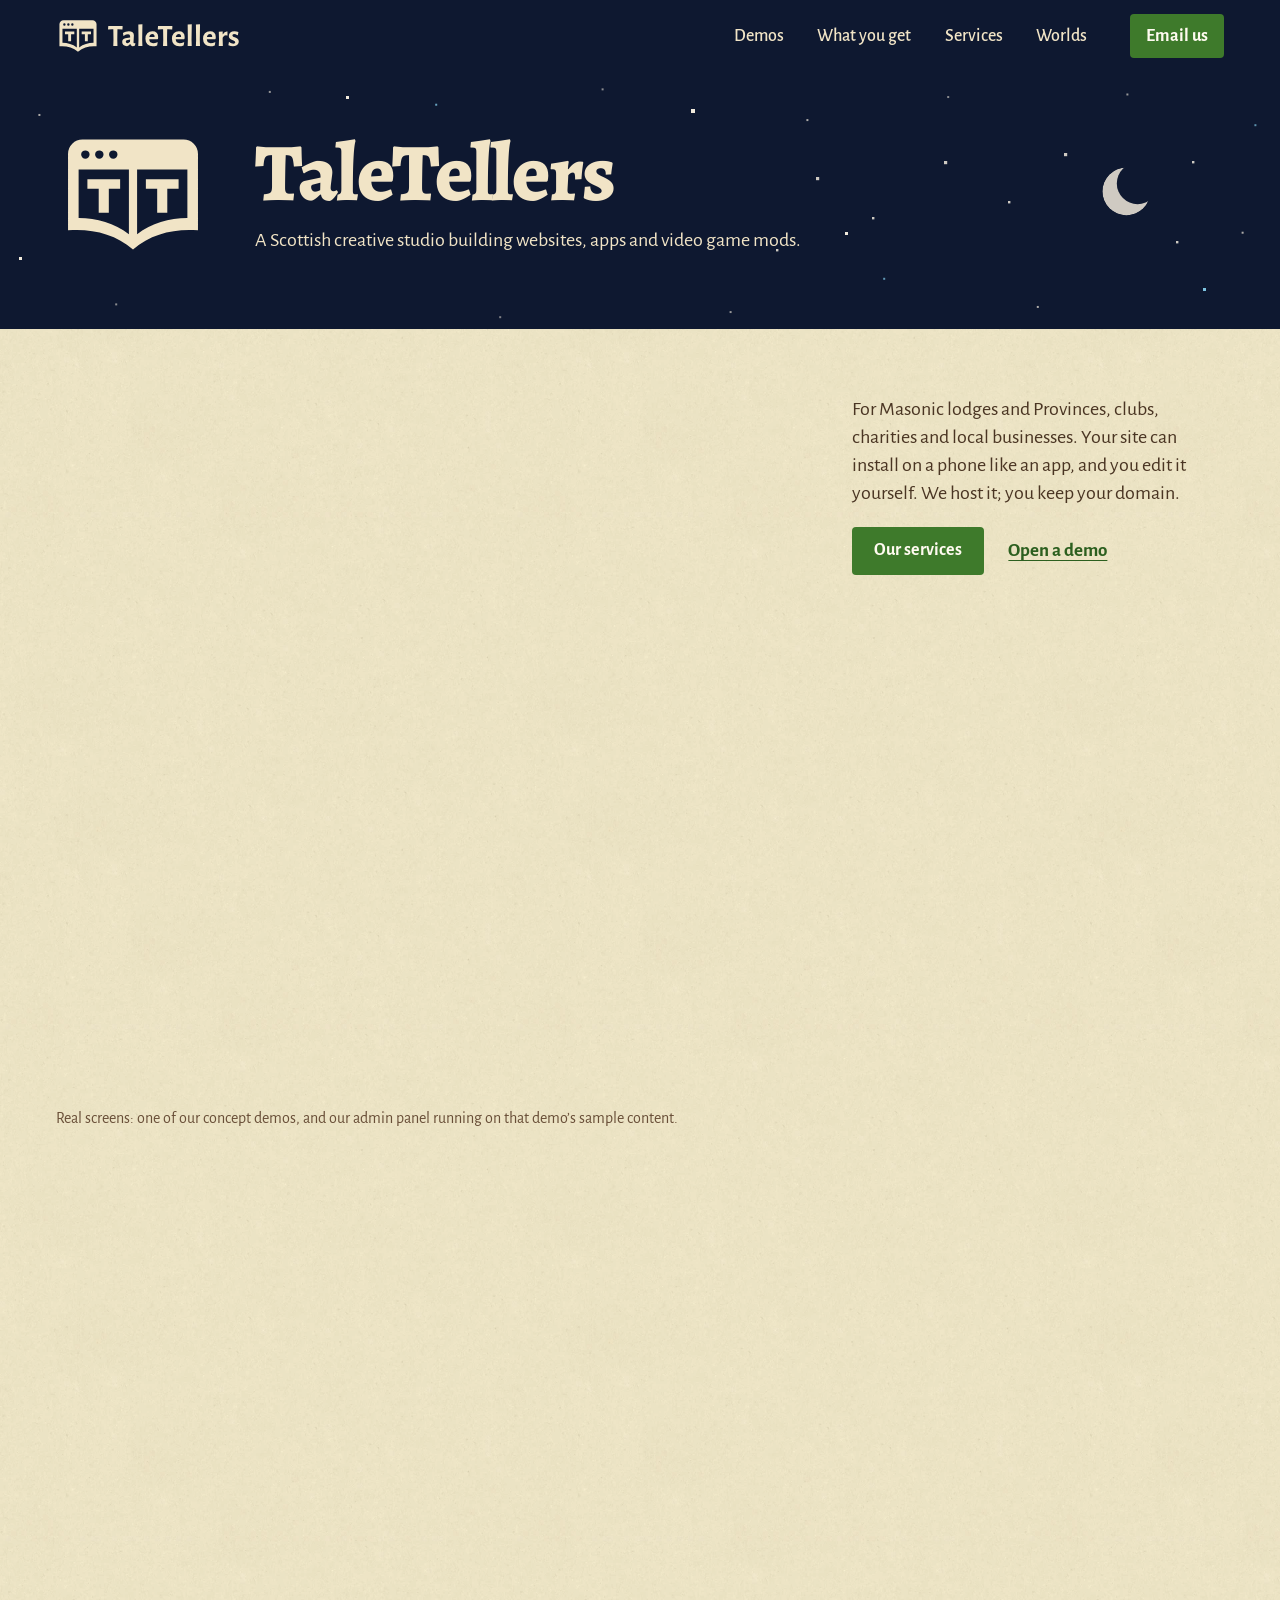
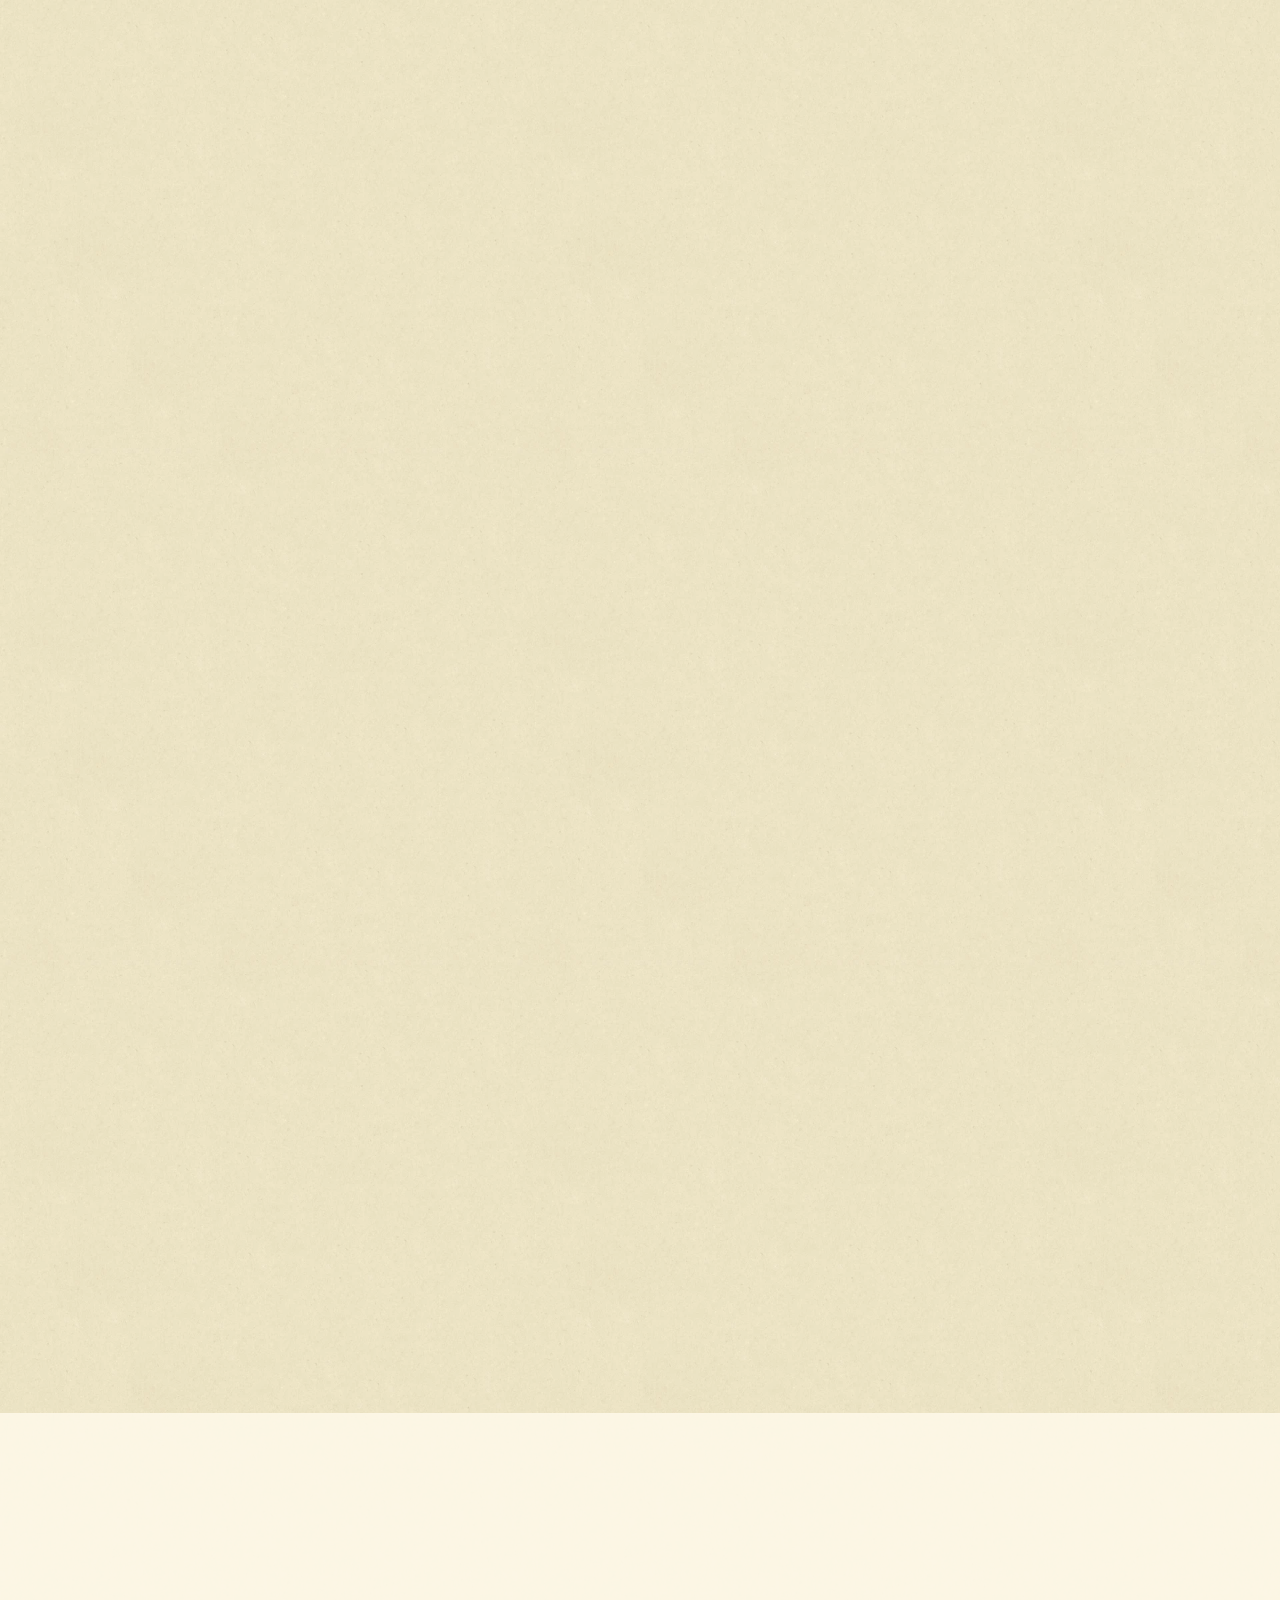
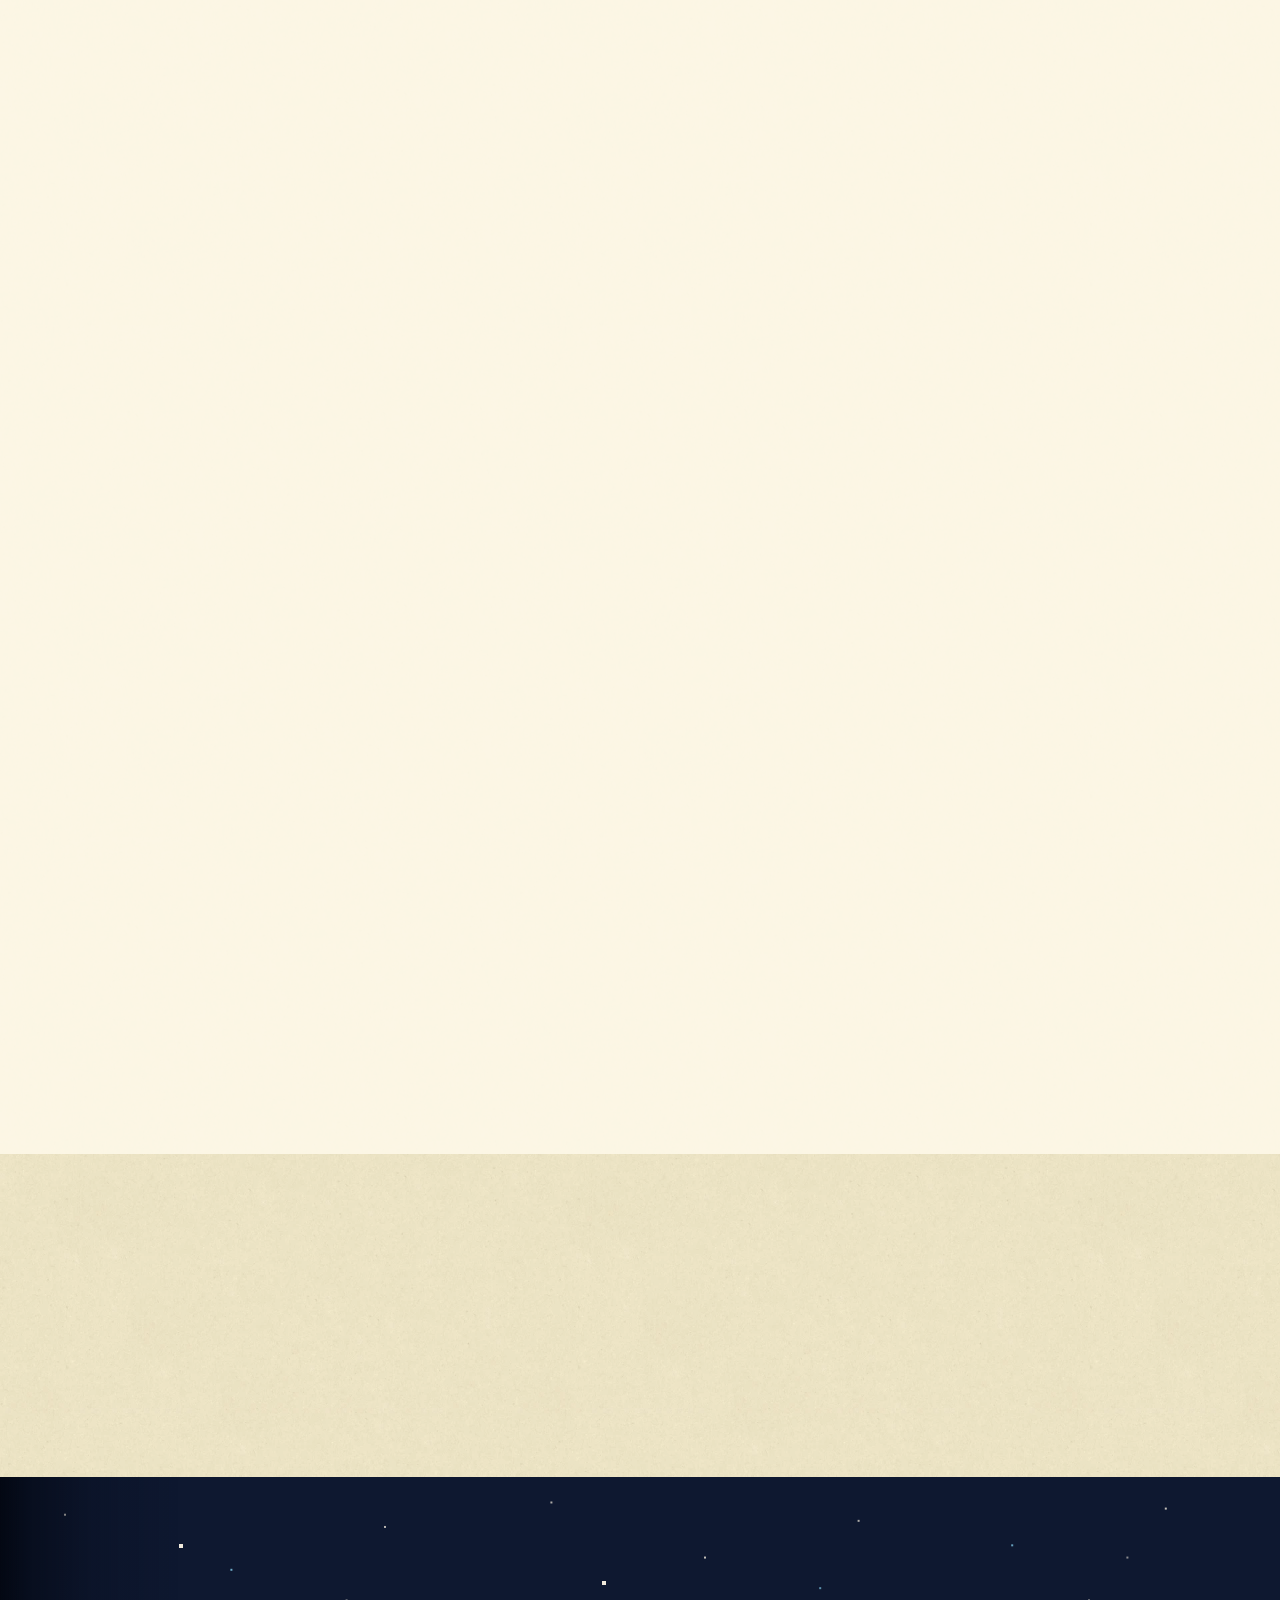
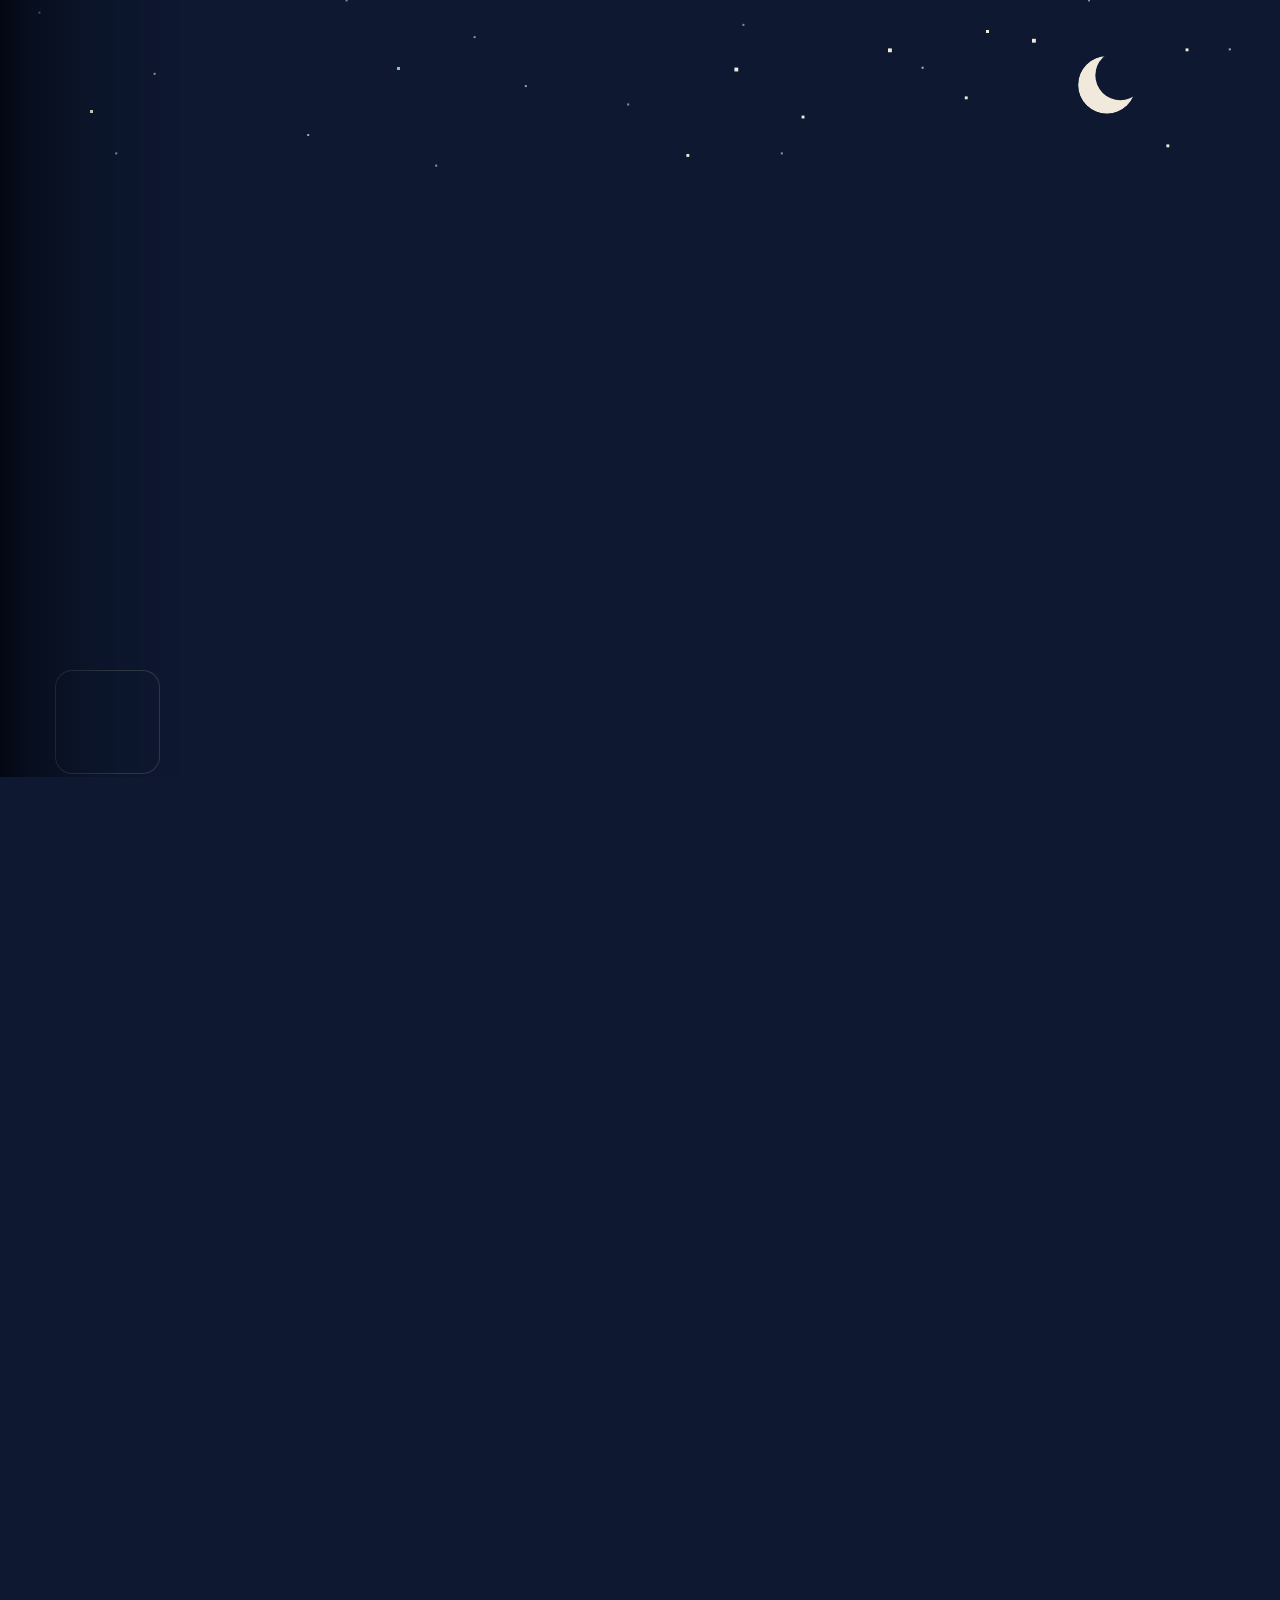
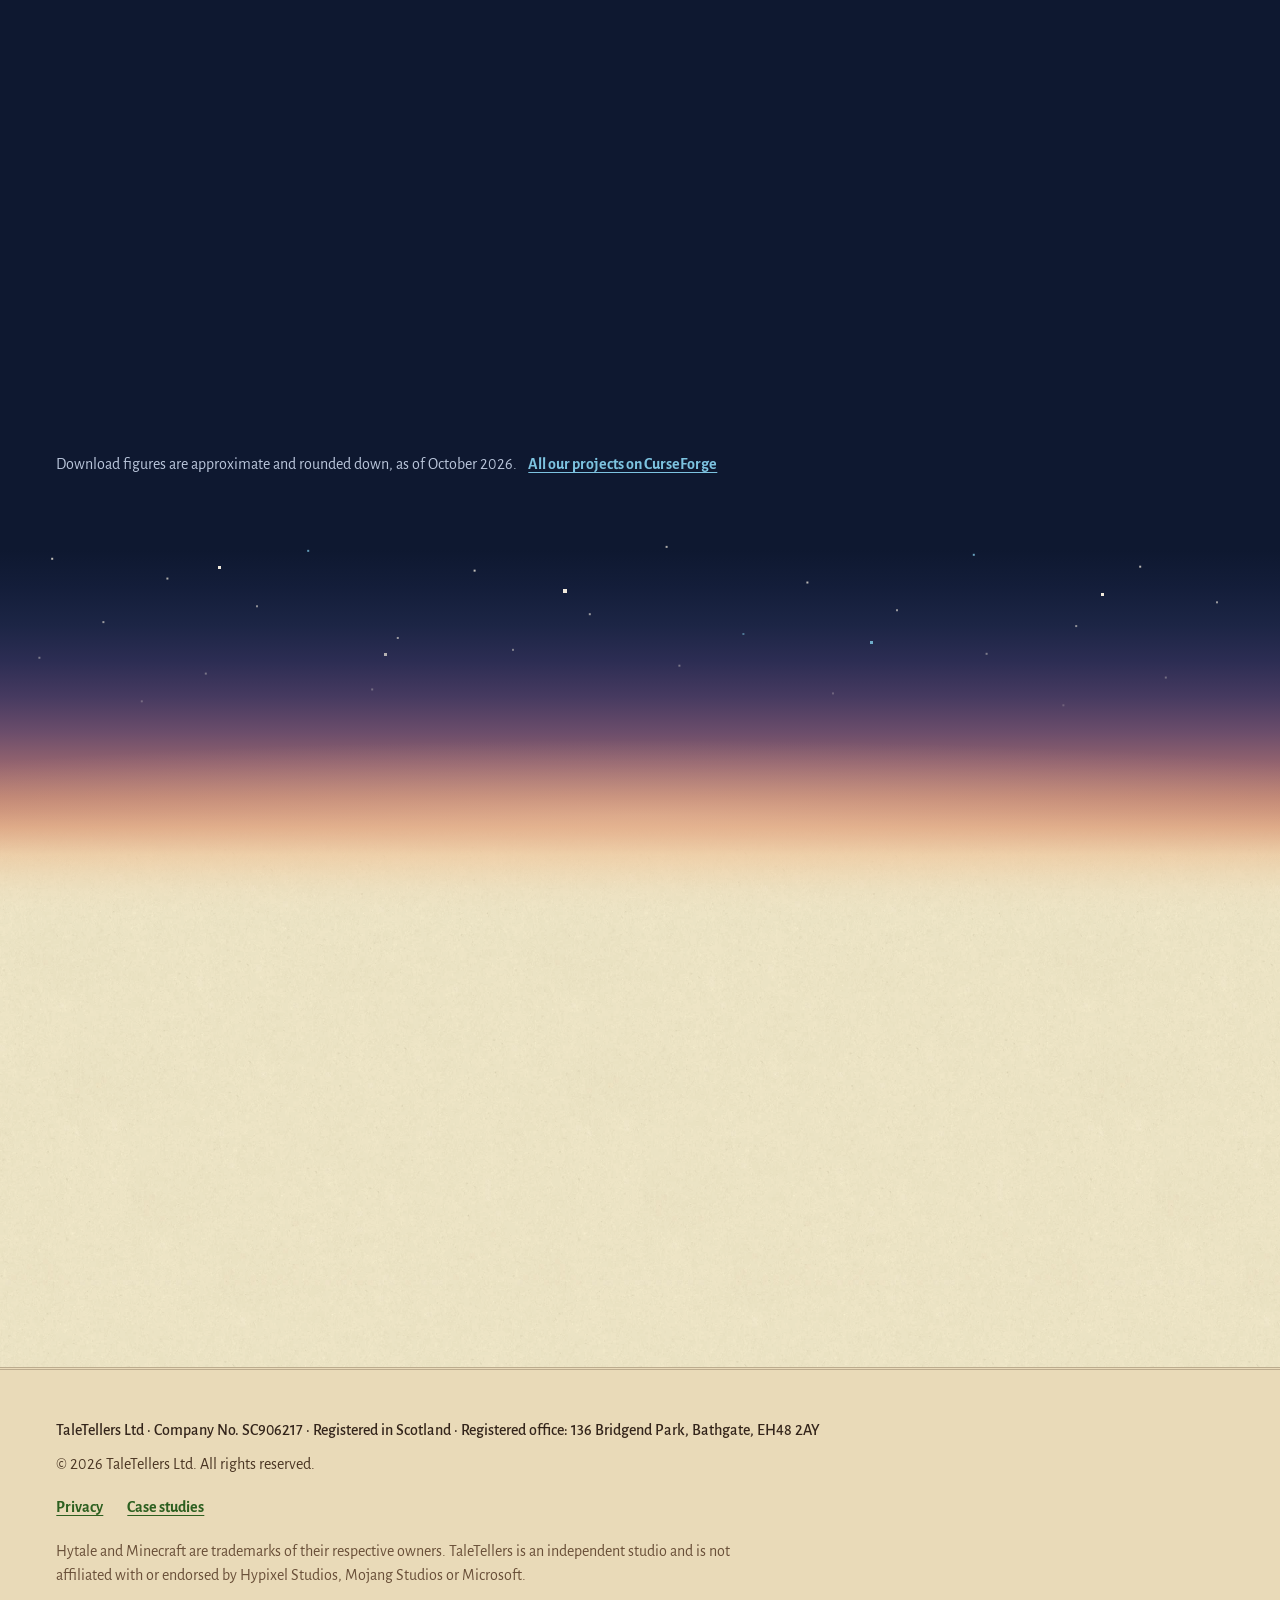
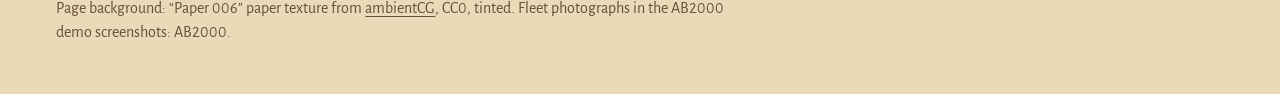
<file: index.html>
<!doctype html>
<html lang="en-GB">
<head>
  <meta charset="utf-8">
  <meta http-equiv="Content-Security-Policy" content="default-src 'none'; style-src 'self'; img-src 'self' data:; font-src 'self'; script-src 'self'; base-uri 'none'; form-action 'none'">
  <meta name="referrer" content="no-referrer">
  <meta name="viewport" content="width=device-width, initial-scale=1">
  <title>TaleTellers - a website, an app and an admin panel</title>
  <meta name="description" content="TaleTellers builds websites for Masonic lodges and Provinces, clubs, charities and local businesses, with an installable app, an admin panel and hosting on your own domain. We also make Hytale and Minecraft mods.">
  <link rel="canonical" href="https://taletellers.co.uk/">
  <meta name="theme-color" content="#f1e4c6">
  <link rel="icon" href="favicon.svg?v=5" type="image/svg+xml">
  <link rel="apple-touch-icon" href="apple-touch-icon.png?v=1">
  <link rel="preload" href="fonts/alegreya-latin-wght-normal.woff2" as="font" type="font/woff2" crossorigin>
  <link rel="preload" href="fonts/alegreya-sans-latin-400-normal.woff2" as="font" type="font/woff2" crossorigin>
  <link rel="stylesheet" href="styles.css?v=19">
  <script src="site.js?v=9"></script>
  <script src="effects.js?v=5" defer></script>

  <meta property="og:type" content="website">
  <meta property="og:site_name" content="TaleTellers">
  <meta property="og:title" content="TaleTellers - a website, an app and an admin panel">
  <meta property="og:description" content="Websites for lodges, clubs, charities and local businesses, with an installable app and an admin panel. Plus mods for Hytale and Minecraft.">
  <meta property="og:url" content="https://taletellers.co.uk/">
  <meta property="og:locale" content="en_GB">
  <meta property="og:image" content="https://taletellers.co.uk/images/og-card.png?v=1">
  <meta property="og:image:width" content="1200">
  <meta property="og:image:height" content="630">
  <meta property="og:image:alt" content="The TaleTellers logo: a blue open book with two Ts, and the line: A Scottish creative studio building websites, apps and video game mods.">
  <meta name="twitter:card" content="summary_large_image">
</head>
<body>
  <a class="skip-link" href="#main">Skip to content</a>

  <header class="site-header site-header-night">
    <div class="wrap">
      <!-- LOGO: day logo A1 "Double T" (John, 17 Nov 2026). Blue images/logo-day-lockup.svg on paper, the cream
           images/logo-day-lockup-cream.svg on a night header. The night pixel book (images/logo-mark.svg, v4) belongs to
           the dark cover and Chapter II. -->
      <a class="brand" href="index.html" aria-label="TaleTellers, home">
        <img class="brand-lockup" src="images/logo-day-lockup-cream.svg?v=1" width="185" height="44" alt="">
      </a>
      <nav class="site-nav" aria-label="Main">
        <ul>
          <li><a href="#work">Demos</a></li>
          <li><a href="#parts">What you get</a></li>
          <li><a href="#pricing">Services</a></li>
          <li><a href="#worlds">Worlds</a></li>
        </ul>
      </nav>
      <a class="btn btn-small header-cta" href="mailto:john@taletellers.co.uk">Email us</a>
    </div>
  </header>

  <main id="main">
    <!-- ============ THE COVER: who we are ============ -->
    <section class="cover" aria-labelledby="site-title" data-live>
      <!-- EFFECTS: three sky layers (data-drift = pixels at full lean) that follow the pointer or a phone's tilt, and a few stars that twinkle. Decoration only. -->
      <div class="stars" aria-hidden="true">
        <i class="stars-far" data-drift="12"></i>
        <span class="stars-near" data-drift="24"><i class="tw"></i><i class="tw"></i><i class="tw"></i><i class="tw"></i><i class="tw"></i></span>
      </div>
      <div class="wrap cover-inner">
        <!-- OLD SITE SKY: moon and stars reused from the live site at John's request -->
        <svg class="cover-sky" data-drift="40" viewBox="0 0 600 180" aria-hidden="true" focusable="false">
          <defs>
            <mask id="m-moon-cover">
              <circle cx="478" cy="78" r="30" fill="#fff"/>
              <circle cx="492" cy="68" r="26" fill="#000"/>
            </mask>
          </defs>
          <circle cx="478" cy="78" r="30" fill="#f1eadc" mask="url(#m-moon-cover)"/>
          <g fill="#f1eadc">
            <rect x="90" y="60" width="4" height="4"/>
            <rect x="160" y="110" width="3" height="3"/>
            <rect x="250" y="40" width="4" height="4"/>
            <rect x="330" y="90" width="3" height="3"/>
            <rect x="400" y="30" width="4" height="4"/>
            <rect x="540" y="140" width="3" height="3"/>
            <rect x="40" y="150" width="3" height="3"/>
            <rect x="560" y="40" width="3" height="3"/>
          </g>
        </svg>
        <!-- Day logo A1 in cream: the same mark as the header, so the first screen shows one brand. The night pixel
             book (v4) and its glinting stars moved to the top of Chapter II. -->
        <span class="cover-mark">
          <img class="cover-logo" src="images/logo-day-mark-cream.svg?v=1" width="160" height="160" alt="">
        </span>
        <div class="cover-text">
          <h1 id="site-title">TaleTellers</h1>
          <p class="cover-line">A Scottish creative studio building websites, apps and video game mods.</p>
        </div>
        <!-- Shown by effects.js only when something on the page moves by itself (WCAG 2.2.2). -->
        <button class="motion-toggle" type="button" hidden>Pause motion</button>
      </div>
    </section>

    <!-- ============ CHAPTER I: WEBSITES ============ -->
    <section class="hero" aria-labelledby="hero-title">
      <div class="wrap hero-head">
        <div class="hero-title">
          <p class="chapter-mark"><span>Chapter I</span> Websites</p>
          <h2 id="hero-title"><span class="line"><span>A website, an app</span></span> <span class="line"><span>and an admin panel.</span></span></h2>
        </div>
        <div class="hero-side">
          <p class="standfirst">For Masonic lodges and Provinces, clubs, charities and local businesses. Your site can install on a phone like an app, and you edit it yourself. We host it; you keep your domain.</p>
          <p class="actions">
            <a class="btn" href="#pricing">Our services</a>
            <a class="text-link" href="#work">Open a demo</a>
          </p>
        </div>
      </div>

      <div class="wrap">
        <div class="stage">
          <figure class="screen screen-desk">
            <figcaption>The website</figcaption>
            <div class="frame">
              <div class="frame-bar"><span class="bar-long">Provincial Grand Lodge of Linlithgowshire, concept demo</span><span class="bar-short">PGL Linlithgowshire, concept demo</span></div>
              <img src="images/pgl-desktop.webp?v=2" width="1440" height="900" fetchpriority="high" alt="A Province's website: a green header, a yellow notices bar and this week's lodge meetings in the Province.">
            </div>
          </figure>
          <figure class="screen screen-phone">
            <figcaption>The app</figcaption>
            <!-- PHONE LOOP, the same one the "app, with notifications" plate plays further down (one set of CSS:
                 styles.css, "The phone loop"), cut to this frame. Without motion it is one still frame. -->
            <div class="frame frame-phone phone-loop" data-live>
              <img class="loop-home" src="images/pgl-phone.webp" width="520" height="1125" alt="A Province’s site on a phone. A reminder arrives for tonight’s meeting; one tap opens the lodge’s next meetings.">
              <img class="loop-meeting" src="images/pgl-app-meeting.webp" width="375" height="812" fetchpriority="low" decoding="async" alt="">
              <div class="loop-note" aria-hidden="true">
                <p class="loop-from"><img src="images/pgl-crest.webp" width="72" height="72" fetchpriority="low" decoding="async" alt=""> <span>Provincial Grand Lodge of Linlithgowshire</span> <span>now</span></p>
                <p class="loop-title">Tonight, 7.30pm</p>
                <p class="loop-text">Entered Apprentice degree, St John Crofthead No. 374, Fauldhouse</p>
              </div>
              <i class="loop-tap"></i>
            </div>
          </figure>
          <figure class="screen screen-admin">
            <figcaption>The admin panel</figcaption>
            <div class="frame frame-phone">
              <img src="images/admin-home.webp?v=2" width="520" height="880" alt="The admin panel for the Provincial Grand Lodge of Linlithgowshire demo, signed in as John Willis, listing Notices, Meetings, Pages, Photos and People.">
            </div>
          </figure>
        </div>
        <p class="stage-note">Real screens: one of our concept demos, and our admin panel running on that demo’s sample content.</p>
      </div>
    </section>

    <section class="work" id="work" aria-labelledby="work-title">
      <div class="wrap axis">
        <h2 id="work-title" data-reveal>Demos you can open on your phone</h2>
        <div class="axis-body" data-reveal="1">
          <p class="lead dropcap">These are concept demos: complete, working sites we built to show a Masonic Province and a Scottish plant hire firm what they could have.</p>
          <p>Each is labelled as a demo on every page, so nobody takes it for the official site. Open one on your phone and try it.</p>
        </div>
      </div>

      <div class="wrap">
        <ol class="cases">
          <li class="case">
            <figure class="case-media" data-reveal>
              <img class="shot-desktop" src="images/pgl-desktop.webp?v=2" width="1440" height="900" loading="lazy" alt="Desktop view of the Provincial Grand Lodge of Linlithgowshire concept demo: green header, a yellow notices bar and This week in the Province, the lodge meetings for the next seven days.">
              <img class="shot-phone" src="images/pgl-phone.webp" width="520" height="1125" loading="lazy" alt="The same demo on a phone, listing this week's lodge meetings across the Province.">
            </figure>
            <div class="case-body" data-reveal="1">
              <h3>Provincial Grand Lodge of Linlithgowshire</h3>
              <p class="case-kind">Concept demo</p>
              <p>A whole Province on one site: every lodge’s meetings in a single diary, the Province’s notices at the top, and a plain way in for anyone thinking of joining.</p>
              <h4>What we built</h4>
              <ul class="built">
                <li>“This week in the Province”: every lodge’s meetings and special events in one calendar</li>
                <li>Notices such as the Travelling Trowel and the 200 Club, first thing on the home page</li>
                <li>Pages for the lodges, news, the archive and contact, plus “Thinking of joining?”</li>
              </ul>
              <p><a class="demo-link" href="https://thescar4295.github.io/pgl-linlithgowshire-demo/">View the concept demo<span class="visually-hidden">: Provincial Grand Lodge of Linlithgowshire</span></a></p>
            </div>
          </li>

          <li class="case">
            <figure class="case-media" data-reveal>
              <img class="shot-desktop" src="images/ab2000-desktop.webp" width="1440" height="900" loading="lazy" alt="Desktop view of the AB2000 concept demo: photographs of two tracked excavators, a road sweeper and a third excavator in the yard, above the headline Operated and self drive plant hire, with Call and Hire enquiry buttons.">
              <img class="shot-phone" src="images/ab2000-phone.webp" width="520" height="1125" loading="lazy" alt="The same demo on a phone: the two excavators, the headline, and the Call and Hire enquiry buttons.">
            </figure>
            <div class="case-body" data-reveal="1">
              <h3>AB2000</h3>
              <p class="case-kind">Concept demo</p>
              <p>A Scottish plant hire firm’s site, built around its hire desk. The phone number stays in the header, and any machine in the fleet list can go straight into a hire enquiry.</p>
              <h4>What we built</h4>
              <ul class="built">
                <li>“The fleet at a glance”: excavators, dozers, dumpers, rollers, attachments and sweepers, each with an “Add” button that puts it in your enquiry</li>
                <li>A quick hire enquiry: what you need, operated or self-drive, where and when</li>
                <li>Pages for plant, sweeper, transport and vacuum excavator hire, plus news, case studies, vacancies and used plant for sale</li>
              </ul>
              <p><a class="demo-link" href="https://thescar4295.github.io/ab2000-demo/">View the concept demo<span class="visually-hidden">: AB2000</span></a></p>
            </div>
          </li>
        </ol>

        <div class="case-small case-soon" data-reveal>
          <div>
            <h3>Coming soon</h3>
            <p>Another concept demo is on its way. It will appear here once its owner is happy for it to be shown.</p>
          </div>
        </div>

        <p class="more-work" data-reveal><a class="btn btn-outline" href="work.html">Read the case studies</a></p>
      </div>
    </section>

    <section class="parts" id="parts" aria-labelledby="parts-title">
      <div class="wrap axis">
        <h2 id="parts-title" data-reveal>Four parts, one platform</h2>
        <div class="axis-body" data-reveal="1">
          <p class="lead">Not a brochure you have to phone someone to change. A working set-up your members and customers can carry in their pocket.</p>
        </div>
      </div>

      <div class="wrap">
        <ul class="plates">
          <li class="plate plate-site" data-reveal>
            <figure class="plate-figure">
              <div class="frame">
                <div class="frame-bar"><span class="bar-long">Provincial Grand Lodge of Linlithgowshire, concept demo</span><span class="bar-short">PGL Linlithgowshire, concept demo</span></div>
                <img src="images/pgl-desktop.webp?v=2" width="1440" height="900" loading="lazy" alt="A Province website: notices and a calendar of the week's lodge meetings.">
              </div>
            </figure>
            <h3>The website</h3>
            <p>Built mobile-first from your own words and photos, with a privacy page included. Every site goes through automated checks for accessibility, broken links and speed before we hand it over.</p>
          </li>

          <li class="plate plate-app" data-reveal="1">
            <figure class="plate-figure">
              <!-- PHONE LOOP: real screens of the PGL concept demo; the reminder card is HTML. Without motion it is one still frame. -->
              <div class="frame frame-phone plate-a phone-loop" data-live>
                <img class="loop-home" src="images/pgl-phone.webp" width="520" height="1125" loading="lazy" alt="A Province’s site on a phone. A reminder arrives for tonight’s meeting; one tap opens the lodge’s next meetings.">
                <img class="loop-meeting" src="images/pgl-app-meeting.webp" width="375" height="812" loading="lazy" alt="">
                <div class="loop-note" aria-hidden="true">
                  <p class="loop-from"><img src="images/pgl-crest.webp" width="72" height="72" loading="lazy" alt=""> <span>Provincial Grand Lodge of Linlithgowshire</span> <span>now</span></p>
                  <p class="loop-title">Tonight, 7.30pm</p>
                  <p class="loop-text">Entered Apprentice degree, St John Crofthead No. 374, Fauldhouse</p>
                </div>
                <i class="loop-tap"></i>
              </div>
              <div class="frame plate-b">
                <img src="images/admin-reminder-confirm.webp" width="560" height="431" loading="lazy" alt="The admin panel asking: This will send a message to 45 phones. Send it?">
              </div>
            </figure>
            <h3>The app, with notifications</h3>
            <p>People add the site to their phone’s home screen. Then a lodge can remind its members of the next meeting with one tap. The app comes with every site.</p>
          </li>

          <li class="plate plate-admin" data-reveal>
            <figure class="plate-figure">
              <div class="frame frame-phone plate-a">
                <img src="images/admin-photos.webp?v=2" width="560" height="1093" loading="lazy" alt="The admin panel's Photos screen: the Forth Bridge on the home page, Hopetoun House on the about page and an old county map on the history page, each ready to change.">
              </div>
              <div class="frame frame-phone plate-b">
                <img src="images/admin-home.webp?v=2" width="520" height="880" loading="lazy" alt="The admin panel home screen, with sections for Notices, Meetings, Pages, Photos and People.">
              </div>
            </figure>
            <h3>The admin panel, with history</h3>
            <p>Sign in and change your text, notices and photos yourself. Every change is kept in a history, so anything can be put back.</p>
          </li>

          <li class="plate plate-host" data-reveal="1">
            <figure class="plate-figure">
              <div class="frame">
                <div class="frame-bar">www.your-own-domain.co.uk</div>
                <img src="images/ab2000-desktop.webp" width="1440" height="900" loading="lazy" alt="A plant hire firm’s website shown under an address bar reading www.your-own-domain.co.uk.">
              </div>
            </figure>
            <h3>Hosting, on your own domain</h3>
            <p>We host your site on Cloudflare Pages: fast, secure and on a global network. The address people type stays the one you own.</p>
          </li>
        </ul>
      </div>
    </section>

    <!-- SERVICES: no price list on the site (John, 16 Nov 2026). The id stays "pricing" so older links still land here. -->
    <section class="pricing" id="pricing" aria-labelledby="pricing-title">
      <div class="wrap axis">
        <h2 id="pricing-title" data-reveal>Services</h2>
        <div class="axis-body" data-reveal="1">
          <p class="lead"><strong>We create websites for large businesses, small businesses and organisations.</strong></p>
          <p>If you’d like more information, please get in touch.</p>
          <p class="actions"><a class="btn" href="#contact">Get in touch</a></p>
        </div>
      </div>
    </section>

    <!-- ============ CHAPTER II: WORLDS ============ -->
    <!-- THE PAGE TURN: where scroll timelines exist and motion is allowed, this page pins and is turned like a leaf of
         a book: its bottom outer corner lifts, the fold travels across, and the night sky and the start of Chapter II
         lie under it (styles.css, "The page turn"; docs/PAGE_TURN_REFERENCES.md). .turn-clip hides the lifted part of
         the page, .turn-flat holds the page still inside it, .turn-flap is the back of the page folded over, and
         .turn-cast is the shadow on what lies beneath. Everywhere else it is the plain page it always was.
         .turn-flap is a span on purpose: as an <i> it made the browser fetch the italic font at load. -->
    <div class="chapter-turn" id="chapter-two">
      <div class="chapter-stage">
        <div class="stars turn-sky" aria-hidden="true" data-live>
          <i class="stars-far"></i>
          <i class="shooting"></i>
          <span class="stars-near"><i class="tw"></i><i class="tw"></i><i class="tw"></i><i class="tw"></i><i class="tw"></i></span>
          <!-- OLD SITE SKY again: the same moon and stars as the top of Chapter II, shown here instead while the page turns -->
          <svg class="sky turn-moon" viewBox="0 0 600 180" aria-hidden="true" focusable="false">
            <defs>
              <mask id="m-moon-turn">
                <circle cx="478" cy="78" r="30" fill="#fff"/>
                <circle cx="492" cy="68" r="26" fill="#000"/>
              </mask>
            </defs>
            <circle cx="478" cy="78" r="30" fill="#f1eadc" mask="url(#m-moon-turn)"/>
            <g fill="#f1eadc">
              <rect x="90" y="60" width="4" height="4"/>
              <rect x="160" y="110" width="3" height="3"/>
              <rect x="250" y="40" width="4" height="4"/>
              <rect x="330" y="90" width="3" height="3"/>
              <rect x="400" y="30" width="4" height="4"/>
              <rect x="540" y="140" width="3" height="3"/>
              <rect x="40" y="150" width="3" height="3"/>
              <rect x="560" y="40" width="3" height="3"/>
            </g>
          </svg>
        </div>
        <i class="turn-cast"></i>
        <div class="turn-clip">
          <div class="turn-flat">
            <div class="chapter-page">
              <div class="wrap" data-reveal>
                <p class="chapter-no">Chapter II</p>
                <p class="chapter-name">Worlds</p>
                <p class="epigraph">In which the people who build lodge websites turn out to make mods for Hytale and Minecraft as well.</p>
              </div>
            </div>
            <span class="turn-flap"></span>
          </div>
        </div>
      </div>
    </div>

    <section class="worlds" id="worlds" aria-labelledby="worlds-title">
      <div class="stars worlds-stars" aria-hidden="true" data-live>
        <i class="stars-far"></i>
        <span class="stars-near"><i class="tw"></i><i class="tw"></i><i class="tw"></i><i class="tw"></i><i class="tw"></i></span>
        <i class="shooting"></i>
      </div>
      <div class="wrap">
        <div class="worlds-top" data-live>
        <!-- NIGHT LOGO: the pixel book (images/logo-mark.svg, v4) is the mark of Chapter II, the modding side (day/night
             brand, John 12 Nov 2026). The file is unchanged; the four squares sit exactly on its pixel stars and make
             them glint and blink. -->
        <span class="night-mark">
          <img class="night-logo" src="images/logo-mark.svg?v=4" width="160" height="160" loading="lazy" alt="">
          <i class="glint glint-a"></i><i class="glint glint-b"></i><i class="blink blink-a"></i><i class="blink blink-b"></i>
        </span>
        <!-- OLD SITE SKY: moon and stars reused from the live site at John's request -->
        <svg class="sky" viewBox="0 0 600 180" aria-hidden="true" focusable="false">
          <defs>
            <mask id="m-moon">
              <circle cx="478" cy="78" r="30" fill="#fff"/>
              <circle cx="492" cy="68" r="26" fill="#000"/>
            </mask>
          </defs>
          <circle cx="478" cy="78" r="30" fill="#f1eadc" mask="url(#m-moon)"/>
          <g fill="#f1eadc">
            <rect class="twinkle" x="90" y="60" width="4" height="4"/>
            <rect class="twinkle" x="160" y="110" width="3" height="3"/>
            <rect class="twinkle" x="250" y="40" width="4" height="4"/>
            <rect class="twinkle" x="330" y="90" width="3" height="3"/>
            <rect class="twinkle" x="400" y="30" width="4" height="4"/>
            <rect class="twinkle" x="540" y="140" width="3" height="3"/>
            <rect class="twinkle" x="40" y="150" width="3" height="3"/>
            <rect class="twinkle" x="560" y="40" width="3" height="3"/>
          </g>
        </svg>
        </div>

        <div class="worlds-head">
          <h2 id="worlds-title" data-reveal>We build the worlds your stories happen in.</h2>
          <p class="lead" data-reveal="1">Mods for the block-building games we love, with more worlds on the way. HyGuns brings guns to Hytale; three small Minecraft mods change how stone, wool and slabs craft.</p>
        </div>

        <h3 class="tales-title" data-reveal>The tales so far</h3>

        <article class="tale-lead" data-reveal>
          <img src="images/hyguns-logo.png" width="274" height="292" loading="lazy" alt="HyGuns logo">
          <div class="tale-lead-body">
            <p class="tale-meta">Hytale mod <span class="state state-live">Released</span></p>
            <h4>HyGuns</h4>
            <p>Our flagship Hytale mod, bringing guns to Hytale, with a companion HyGuns Plugin.</p>
            <p class="tale-links"><a href="https://www.curseforge.com/hytale/mods/hyguns">HyGuns on CurseForge</a> <a href="https://www.curseforge.com/hytale/mods/hyguns-plugin">HyGuns Plugin</a></p>
          </div>
          <dl class="tale-stats">
            <div><dt>mod downloads</dt><dd>87K+</dd></div>
            <div><dt>plugin downloads</dt><dd>65K+</dd></div>
          </dl>
        </article>

        <ul class="tales">
          <li class="tale" data-reveal>
            <div class="tale-top">
              <img src="images/mod-stone.png" width="256" height="256" loading="lazy" alt="All Stone To Tools project logo on CurseForge: a stone pickaxe.">
              <p class="tale-figure">188K+ <small>downloads</small></p>
            </div>
            <p class="tale-meta">Minecraft mod <span class="state state-live">Released</span></p>
            <h4>All Stone To Tools</h4>
            <p>Every stone counts: andesite, granite, diorite, deepslate, tuff and more work anywhere cobblestone does for stone tools, furnaces and brewing stands. Our most-downloaded release so far.</p>
            <p class="tale-links"><a href="https://www.curseforge.com/minecraft/mc-mods/all-stone-to-tools">All Stone To Tools on CurseForge</a></p>
          </li>
          <li class="tale" data-reveal="1">
            <div class="tale-top">
              <img src="images/mod-wool.png" width="256" height="256" loading="lazy" alt="All Wools To String project logo on CurseForge: a piece of string.">
              <p class="tale-figure">3K+ <small>downloads</small></p>
            </div>
            <p class="tale-meta">Minecraft mod <span class="state state-live">Released</span></p>
            <h4>All Wools To String</h4>
            <p>Turn any colour of wool back into 4 string: the reverse of vanilla’s recipe, so nothing can be duplicated.</p>
            <p class="tale-links"><a href="https://www.curseforge.com/minecraft/mc-mods/all-wools-to-string">All Wools To String on CurseForge</a></p>
          </li>
          <li class="tale" data-reveal="2">
            <div class="tale-top">
              <img src="images/mod-slabs.png" width="256" height="256" loading="lazy" alt="All Slabs To Blocks project logo on CurseForge: a cobblestone slab.">
              <p class="tale-figure">80K+ <small>downloads</small></p>
            </div>
            <p class="tale-meta">Minecraft mod <span class="state state-live">Released</span></p>
            <h4>All Slabs To Blocks</h4>
            <p>Put two matching slabs in a crafting grid and get the full block back: every vanilla slab, from oak to waxed copper, with nothing duplicated.</p>
            <p class="tale-links"><a href="https://www.curseforge.com/minecraft/mc-mods/all-slabs-to-blocks">All Slabs To Blocks on CurseForge</a></p>
          </li>
        </ul>

        <ul class="tales-soon">
          <li data-reveal>
            <p class="tale-meta">Hytale mod <span class="state state-soon">In development</span></p>
            <h4>Orbis Disasters</h4>
            <p>Natural disasters for Hytale worlds.</p>
          </li>
          <li data-reveal="1">
            <p class="tale-meta">Hytale server <span class="state state-soon">In development</span></p>
            <h4>The HyGuns server</h4>
            <p>A Hytale server with a tactical shooter mode and zombies.</p>
          </li>
        </ul>

        <p class="tales-foot">Download figures are approximate and rounded down, as of October 2026. <a href="https://www.curseforge.com/members/thescar_3/projects">All our projects on CurseForge</a></p>
      </div>
    </section>

    <!-- DAWN: the night of Chapter II fades into the day of the last page, so there is no hard line between them
         (styles.css, "Dawn"). A gradient and a few fading stars; decoration only. -->
    <div class="dawn" aria-hidden="true">
      <div class="stars" data-live>
        <i class="stars-far"></i>
        <span class="stars-near"><i class="tw"></i><i class="tw"></i><i class="tw"></i><i class="tw"></i><i class="tw"></i></span>
      </div>
    </div>

    <section class="contact" id="contact" aria-labelledby="contact-title">
      <div class="wrap">
        <div class="axis contact-top">
          <h2 id="contact-title" data-reveal>Send word</h2>
          <div class="axis-body" data-reveal="1">
            <p class="lead">TaleTellers is run by John, a first-year MPhys Computational Physics student at the University of Edinburgh. TaleTellers Ltd is a registered Scottish company, based in West Lothian and Edinburgh.</p>
            <p>A lodge, a club, a charity or a shop: say who you are and what the site has to do. One email is enough to start.</p>
          </div>
        </div>
        <p class="contact-line" data-reveal><a href="mailto:john@taletellers.co.uk">john<wbr>@taletellers.co.uk</a></p>
      </div>
    </section>
  </main>

  <footer class="site-footer">
    <div class="wrap">
      <p class="legal">TaleTellers Ltd &middot; Company No. SC906217 &middot; Registered in Scotland &middot; Registered office: 136 Bridgend Park, Bathgate, EH48 2AY</p>
      <p>&copy; 2026 TaleTellers Ltd. All rights reserved.</p>
      <p class="footer-links"><a href="privacy.html">Privacy</a> <a href="work.html">Case studies</a></p>
      <p class="disclaimer">Hytale and Minecraft are trademarks of their respective owners. TaleTellers is an independent studio and is not affiliated with or endorsed by Hypixel Studios, Mojang Studios or Microsoft.</p>
      <p class="disclaimer">Page background: “Paper 006” paper texture from <a href="https://ambientcg.com/a/Paper006">ambientCG</a>, CC0, tinted. Fleet photographs in the AB2000 demo screenshots: AB2000.</p>
    </div>
  </footer>
</body>
</html>
</file>
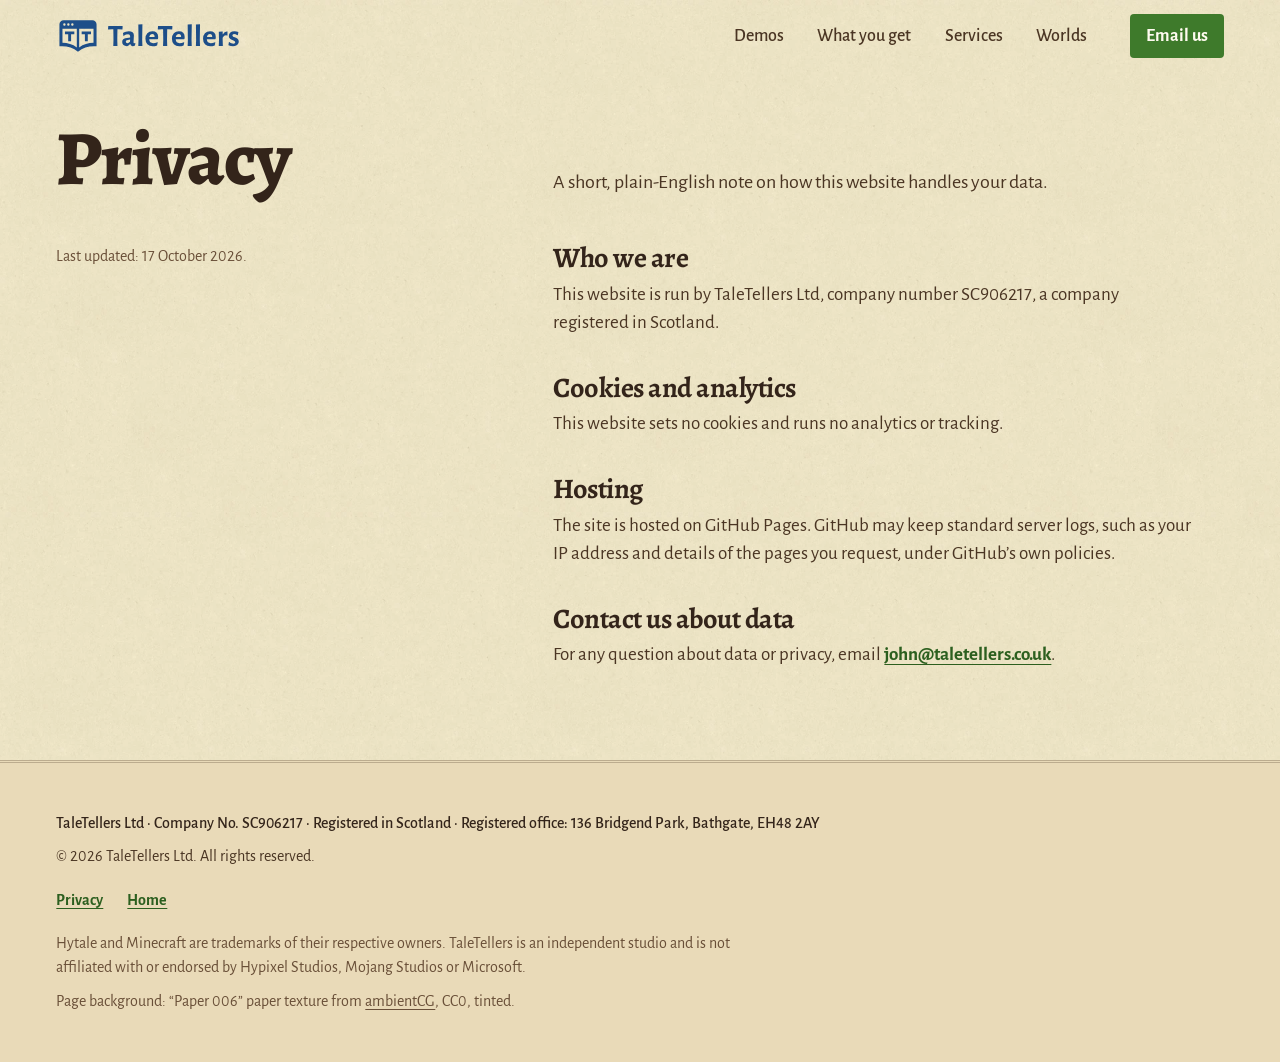
<file: privacy.html>
<!doctype html>
<html lang="en-GB">
<head>
  <meta charset="utf-8">
  <meta http-equiv="Content-Security-Policy" content="default-src 'none'; style-src 'self'; img-src 'self' data:; font-src 'self'; script-src 'self'; base-uri 'none'; form-action 'none'">
  <meta name="referrer" content="no-referrer">
  <meta name="viewport" content="width=device-width, initial-scale=1">
  <title>Privacy - TaleTellers</title>
  <meta name="description" content="How the TaleTellers website handles privacy: no cookies, no analytics, and who to contact about data.">
  <link rel="canonical" href="https://taletellers.co.uk/privacy.html">
  <meta name="theme-color" content="#f1e4c6">
  <link rel="icon" href="favicon.svg?v=5" type="image/svg+xml">
  <link rel="apple-touch-icon" href="apple-touch-icon.png?v=1">
  <link rel="preload" href="fonts/alegreya-latin-wght-normal.woff2" as="font" type="font/woff2" crossorigin>
  <link rel="preload" href="fonts/alegreya-sans-latin-400-normal.woff2" as="font" type="font/woff2" crossorigin>
  <link rel="stylesheet" href="styles.css?v=19">
  <script src="site.js?v=9"></script>
</head>
<body>
  <a class="skip-link" href="index.html#main">Skip to content</a>

  <header class="site-header">
    <div class="wrap">
      <!-- LOGO: day logo A1 "Double T" (John, 17 Nov 2026). Blue images/logo-day-lockup.svg on paper, the cream
           images/logo-day-lockup-cream.svg on a night header. The night pixel book (images/logo-mark.svg, v4) belongs to
           the dark cover and Chapter II. -->
      <a class="brand" href="index.html" aria-label="TaleTellers, home">
        <img class="brand-lockup" src="images/logo-day-lockup.svg?v=1" width="185" height="44" alt="">
      </a>
      <nav class="site-nav" aria-label="Main">
        <ul>
          <li><a href="index.html#work">Demos</a></li>
          <li><a href="index.html#parts">What you get</a></li>
          <li><a href="index.html#pricing">Services</a></li>
          <li><a href="index.html#worlds">Worlds</a></li>
        </ul>
      </nav>
      <a class="btn btn-small header-cta" href="mailto:john@taletellers.co.uk">Email us</a>
    </div>
  </header>

  <main id="main">
    <section class="page-head" aria-labelledby="privacy-title">
      <div class="wrap axis">
        <h1 id="privacy-title">Privacy</h1>
        <div class="axis-body">
          <p class="lead">A short, plain-English note on how this website handles your data.</p>
        </div>
      </div>
    </section>

    <div class="wrap axis privacy-body">
      <p class="footnote side-note">Last updated: 17 October 2026.</p>
      <div class="axis-body prose">
        <h2>Who we are</h2>
        <p>This website is run by TaleTellers Ltd, company number SC906217, a company registered in Scotland.</p>

        <h2>Cookies and analytics</h2>
        <p>This website sets no cookies and runs no analytics or tracking.</p>

        <h2>Hosting</h2>
        <p>The site is hosted on GitHub Pages. GitHub may keep standard server logs, such as your IP address and details of the pages you request, under GitHub’s own policies.</p>

        <h2>Contact us about data</h2>
        <p>For any question about data or privacy, email <a href="mailto:john@taletellers.co.uk">john@taletellers.co.uk</a>.</p>

      </div>
    </div>
  </main>

  <footer class="site-footer">
    <div class="wrap">
      <p class="legal">TaleTellers Ltd &middot; Company No. SC906217 &middot; Registered in Scotland &middot; Registered office: 136 Bridgend Park, Bathgate, EH48 2AY</p>
      <p>&copy; 2026 TaleTellers Ltd. All rights reserved.</p>
      <p class="footer-links"><a href="privacy.html">Privacy</a> <a href="index.html">Home</a></p>
      <p class="disclaimer">Hytale and Minecraft are trademarks of their respective owners. TaleTellers is an independent studio and is not affiliated with or endorsed by Hypixel Studios, Mojang Studios or Microsoft.</p>
      <p class="disclaimer">Page background: “Paper 006” paper texture from <a href="https://ambientcg.com/a/Paper006">ambientCG</a>, CC0, tinted.</p>
    </div>
  </footer>
</body>
</html>
</file>
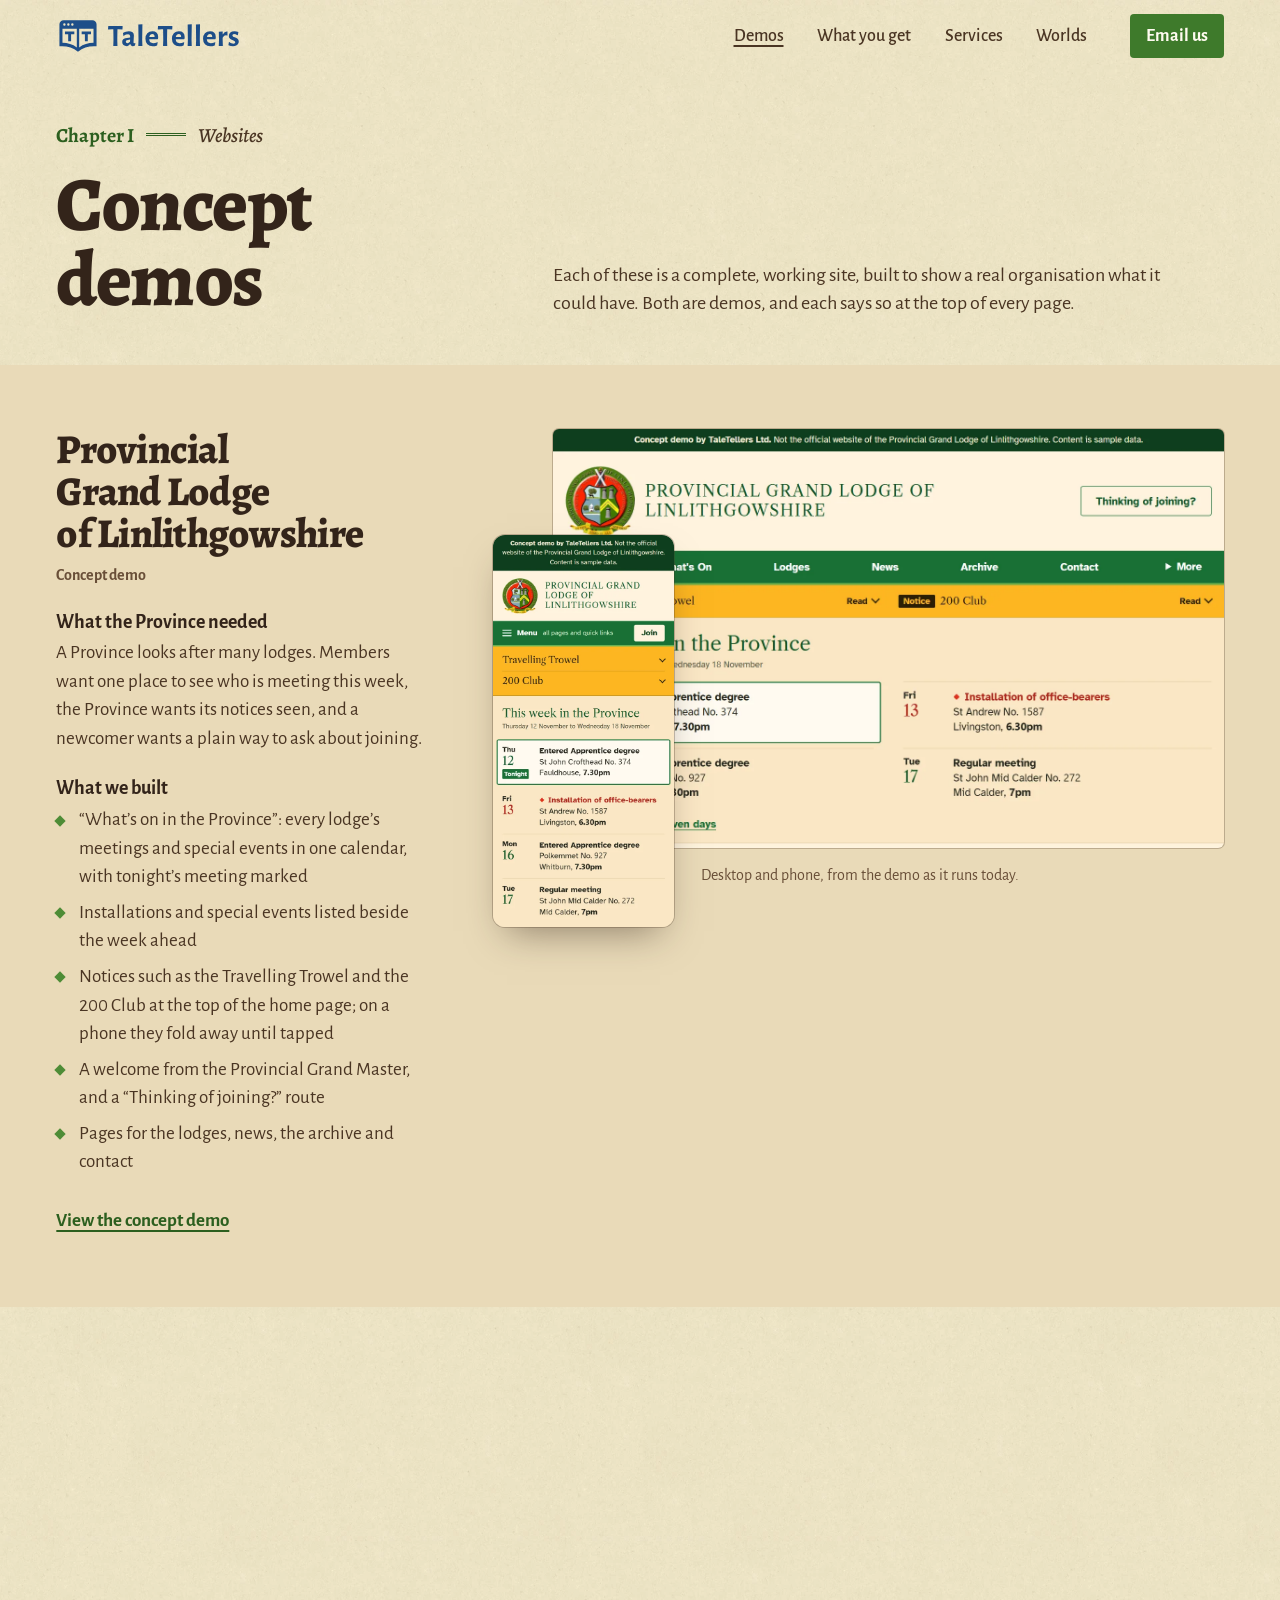
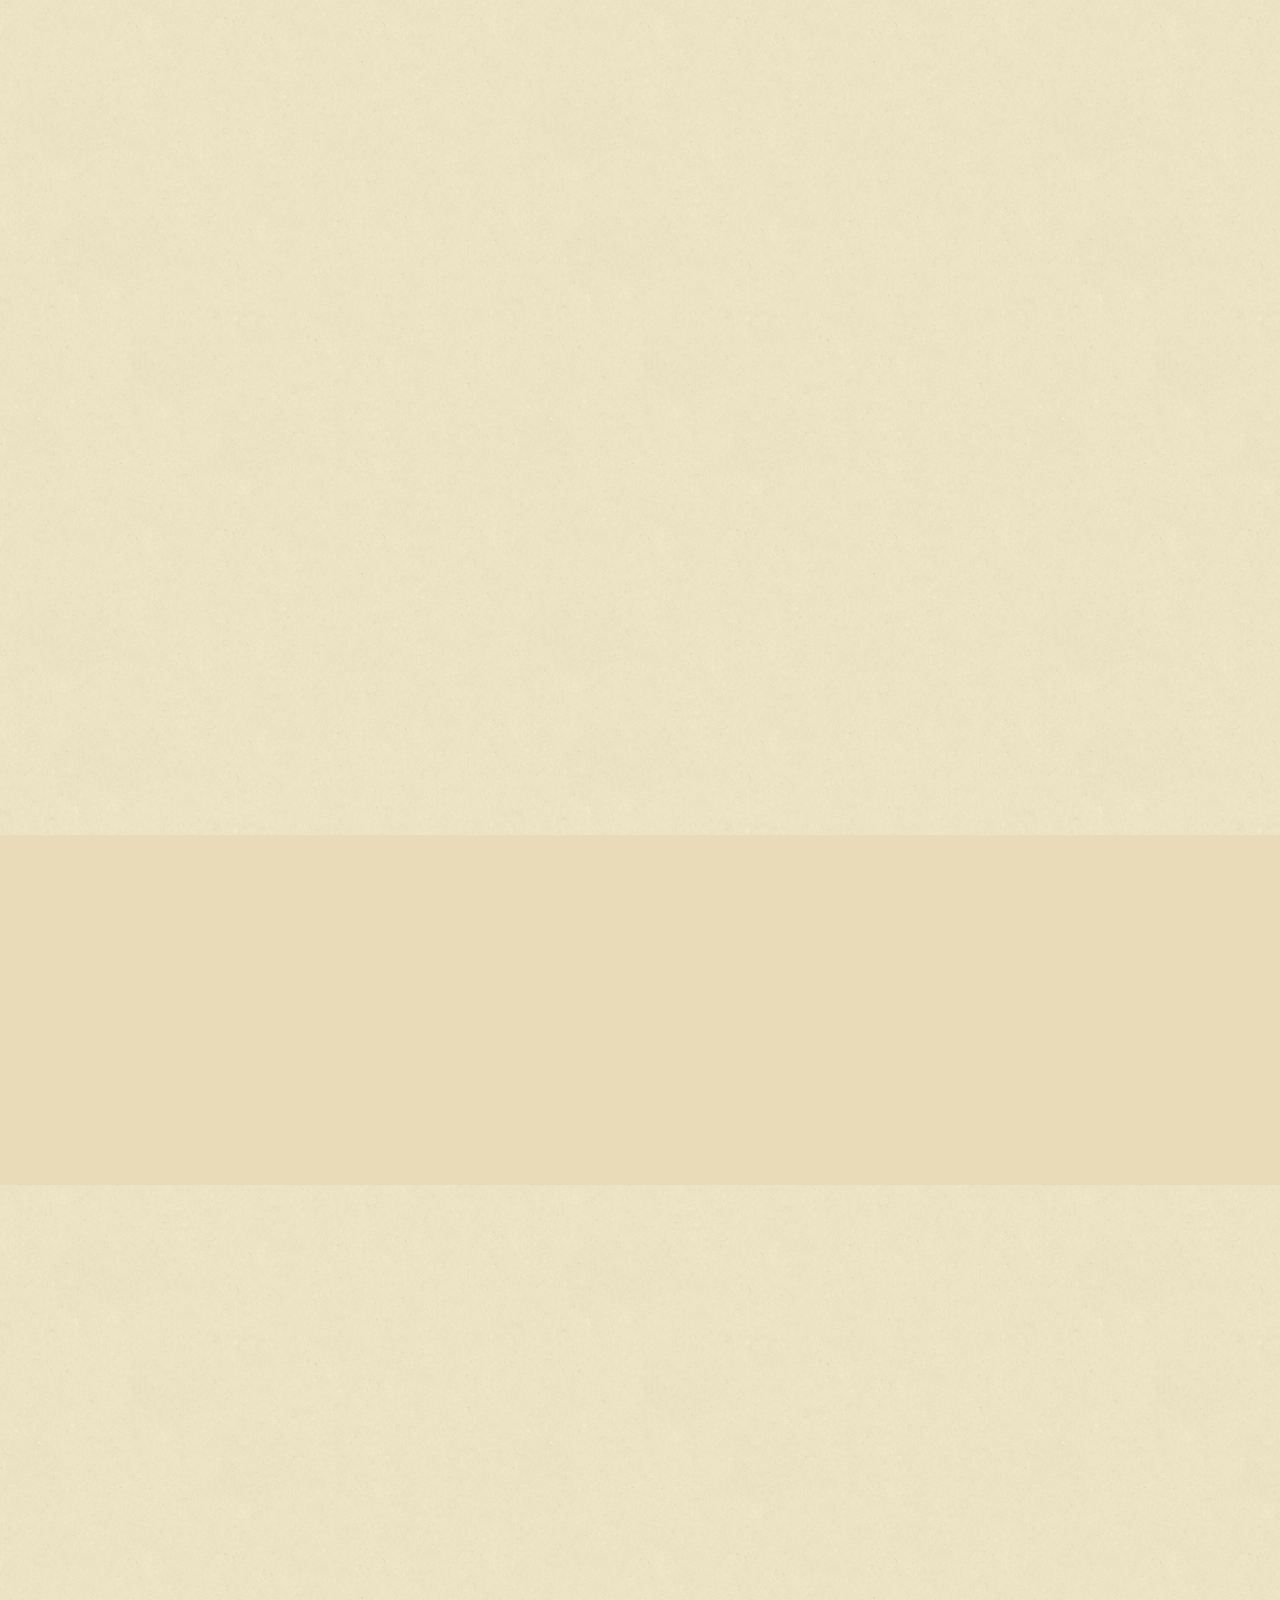
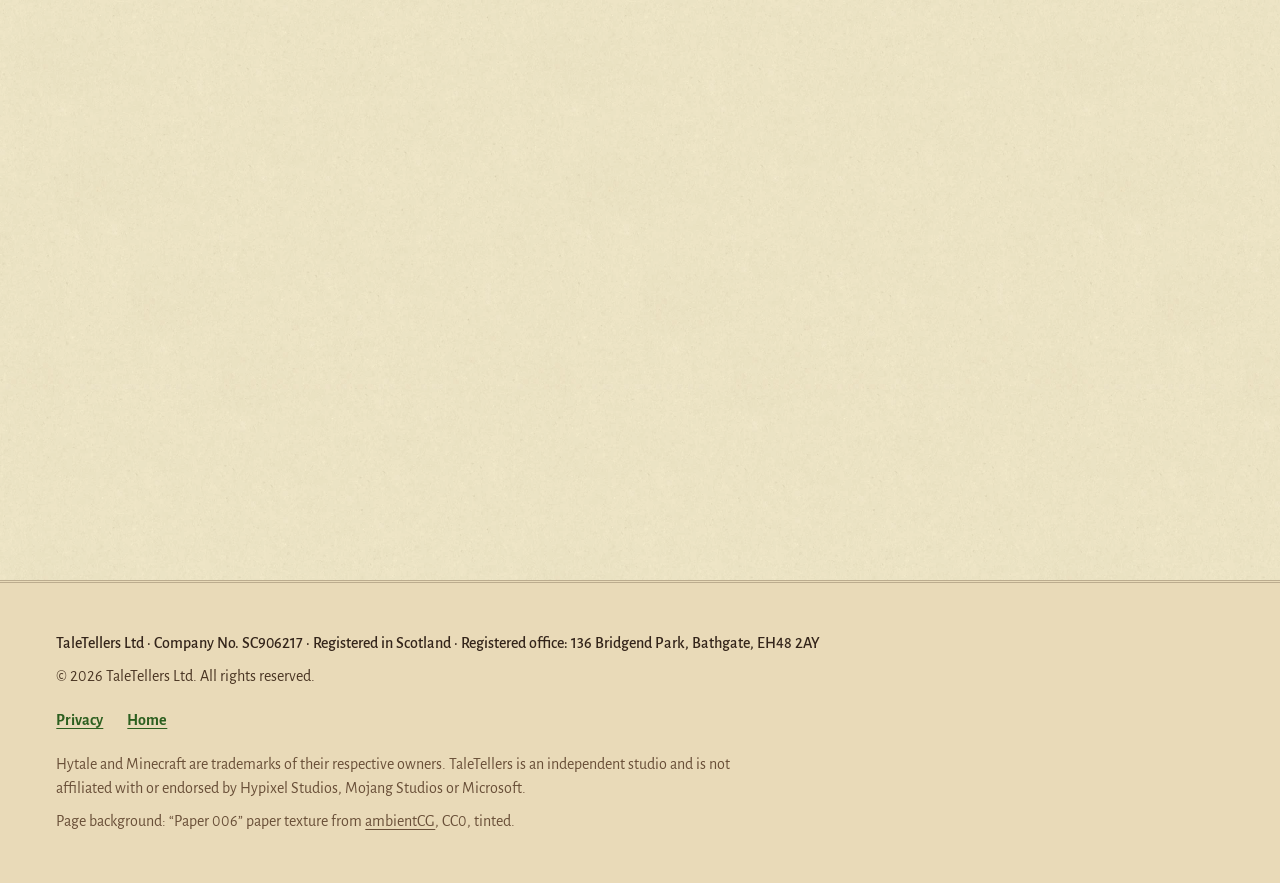
<file: work.html>
<!doctype html>
<html lang="en-GB">
<head>
  <meta charset="utf-8">
  <meta http-equiv="Content-Security-Policy" content="default-src 'none'; style-src 'self'; img-src 'self' data:; font-src 'self'; script-src 'self'; base-uri 'none'; form-action 'none'">
  <meta name="referrer" content="no-referrer">
  <meta name="viewport" content="width=device-width, initial-scale=1">
  <title>Case studies - TaleTellers</title>
  <meta name="description" content="Concept demos by TaleTellers: a Masonic Province and a Scottish plant hire firm, each a complete working website.">
  <link rel="canonical" href="https://taletellers.co.uk/work.html">
  <meta name="theme-color" content="#f1e4c6">
  <link rel="icon" href="favicon.svg?v=5" type="image/svg+xml">
  <link rel="apple-touch-icon" href="apple-touch-icon.png?v=1">
  <link rel="preload" href="fonts/alegreya-latin-wght-normal.woff2" as="font" type="font/woff2" crossorigin>
  <link rel="preload" href="fonts/alegreya-sans-latin-400-normal.woff2" as="font" type="font/woff2" crossorigin>
  <link rel="stylesheet" href="styles.css?v=19">
  <script src="site.js?v=9"></script>
</head>
<body>
  <a class="skip-link" href="index.html#main">Skip to content</a>

  <header class="site-header">
    <div class="wrap">
      <!-- LOGO: day logo A1 "Double T" (John, 17 Nov 2026). Blue images/logo-day-lockup.svg on paper, the cream
           images/logo-day-lockup-cream.svg on a night header. The night pixel book (images/logo-mark.svg, v4) belongs to
           the dark cover and Chapter II. -->
      <a class="brand" href="index.html" aria-label="TaleTellers, home">
        <img class="brand-lockup" src="images/logo-day-lockup.svg?v=1" width="185" height="44" alt="">
      </a>
      <nav class="site-nav" aria-label="Main">
        <ul>
          <li><a href="work.html" aria-current="page">Demos</a></li>
          <li><a href="index.html#parts">What you get</a></li>
          <li><a href="index.html#pricing">Services</a></li>
          <li><a href="index.html#worlds">Worlds</a></li>
        </ul>
      </nav>
      <a class="btn btn-small header-cta" href="mailto:john@taletellers.co.uk">Email us</a>
    </div>
  </header>

  <main id="main">
    <section class="page-head" aria-labelledby="work-title">
      <div class="wrap axis">
        <div data-reveal>
          <p class="chapter-mark"><span>Chapter I</span> Websites</p>
          <h1 id="work-title">Concept demos</h1>
        </div>
        <div class="axis-body" data-reveal="1">
          <p class="lead">Each of these is a complete, working site, built to show a real organisation what it could have. Both are demos, and each says so at the top of every page.</p>
        </div>
      </div>
    </section>

    <section class="study" aria-labelledby="study-pgl">
      <div class="wrap study-grid">
        <div class="study-text" data-reveal>
          <h2 id="study-pgl">Provincial Grand Lodge of Linlithgowshire</h2>
          <p class="case-kind">Concept demo</p>
          <h3>What the Province needed</h3>
          <p>A Province looks after many lodges. Members want one place to see who is meeting this week, the Province wants its notices seen, and a newcomer wants a plain way to ask about joining.</p>
          <h3>What we built</h3>
          <ul class="built">
            <li>“What’s on in the Province”: every lodge’s meetings and special events in one calendar, with tonight’s meeting marked</li>
            <li>Installations and special events listed beside the week ahead</li>
            <li>Notices such as the Travelling Trowel and the 200 Club at the top of the home page; on a phone they fold away until tapped</li>
            <li>A welcome from the Provincial Grand Master, and a “Thinking of joining?” route</li>
            <li>Pages for the lodges, news, the archive and contact</li>
          </ul>
          <p><a class="demo-link" href="https://thescar4295.github.io/pgl-linlithgowshire-demo/">View the concept demo<span class="visually-hidden">: Provincial Grand Lodge of Linlithgowshire</span></a></p>
        </div>
        <figure class="study-media" data-reveal="1">
          <img class="shot-desktop" src="images/pgl-desktop.webp?v=2" width="1440" height="900" alt="Desktop view of the Provincial Grand Lodge of Linlithgowshire concept demo: notices and This week in the Province, the lodge meetings for the next seven days.">
          <img class="shot-phone" src="images/pgl-phone.webp" width="520" height="1125" loading="lazy" alt="The same demo on a phone, showing this week in the Province.">
          <figcaption>Desktop and phone, from the demo as it runs today.</figcaption>
        </figure>
      </div>
    </section>

    <section class="study" aria-labelledby="study-ab2000">
      <div class="wrap study-grid">
        <div class="study-text" data-reveal>
          <h2 id="study-ab2000">AB2000</h2>
          <p class="case-kind">Concept demo</p>
          <h3>What the firm needed</h3>
          <p>AB2000 is a Scottish plant hire firm: operated and self-drive plant, sweepers, transport and vacuum excavation. Someone hiring plant wants to know two things quickly: do you have the machine, and how do I get it on site?</p>
          <h3>What we built</h3>
          <ul class="built">
            <li>The fleet listed by type, from mini excavators up to 40&nbsp;tonnes, with dozers, loading shovels, dumpers, rollers, attachments and sweepers</li>
            <li>An “Add” button beside each machine, which puts it straight into your hire enquiry</li>
            <li>A quick enquiry form on the home page and a fuller one on the contact page: what you need, operated or self-drive, where and when</li>
            <li>The hire desk’s phone number in the header, and “What happens next” set out in three steps</li>
            <li>Pages for plant, sweeper, transport and vacuum excavator hire, with news, case studies, used plant for sale and a vacancies page with an application form</li>
          </ul>
          <p><a class="demo-link" href="https://thescar4295.github.io/ab2000-demo/">View the concept demo<span class="visually-hidden">: AB2000</span></a></p>
        </div>
        <figure class="study-media" data-reveal="1">
          <img class="shot-desktop" src="images/ab2000-desktop-tall.webp" width="1200" height="1650" loading="lazy" alt="Full-length desktop view of the AB2000 concept demo’s fleet page: photographs of two excavators, a lorry with a loader crane and a road sweeper, then the fleet list with an Add button beside each machine and a Your hire enquiry panel.">
          <img class="shot-phone" src="images/ab2000-phone.webp" width="520" height="1125" loading="lazy" alt="The demo’s home page on a phone: two tracked excavators in the yard, the headline Operated and self drive plant hire, and Call and Hire enquiry buttons.">
          <figcaption>Desktop and phone, from the demo as it runs today. Fleet photographs: AB2000.</figcaption>
        </figure>
      </div>
    </section>

    <section class="study study-soon" aria-labelledby="study-soon">
      <div class="wrap">
        <div class="soon-card" data-reveal>
          <h2 id="study-soon">Coming soon</h2>
          <p>The next concept demo will be shown here once its owner is happy for it to be public.</p>
        </div>
      </div>
    </section>

    <section class="contact" id="contact" aria-labelledby="contact-title">
      <div class="wrap">
        <div class="axis contact-top">
          <h2 id="contact-title" data-reveal>Want one like these?</h2>
          <div class="axis-body" data-reveal="1">
            <p class="lead">Say who you are and what the site has to do. One email is enough to start.</p>
            <p><a class="text-link" href="index.html#pricing">Our services</a></p>
          </div>
        </div>
        <p class="contact-line" data-reveal><a href="mailto:john@taletellers.co.uk">john<wbr>@taletellers.co.uk</a></p>
      </div>
    </section>

    <div class="chapter-page">
      <div class="wrap" data-reveal>
        <p class="chapter-no">Chapter II</p>
        <p class="chapter-name">Worlds</p>
        <p class="epigraph">In which the people who build lodge websites turn out to make mods for Hytale and Minecraft as well.</p>
        <p><a class="btn btn-outline" href="index.html#worlds">Turn to Chapter II</a></p>
      </div>
    </div>

  </main>

  <footer class="site-footer">
    <div class="wrap">
      <p class="legal">TaleTellers Ltd &middot; Company No. SC906217 &middot; Registered in Scotland &middot; Registered office: 136 Bridgend Park, Bathgate, EH48 2AY</p>
      <p>&copy; 2026 TaleTellers Ltd. All rights reserved.</p>
      <p class="footer-links"><a href="privacy.html">Privacy</a> <a href="index.html">Home</a></p>
      <p class="disclaimer">Hytale and Minecraft are trademarks of their respective owners. TaleTellers is an independent studio and is not affiliated with or endorsed by Hypixel Studios, Mojang Studios or Microsoft.</p>
      <p class="disclaimer">Page background: “Paper 006” paper texture from <a href="https://ambientcg.com/a/Paper006">ambientCG</a>, CC0, tinted.</p>
    </div>
  </footer>
</body>
</html>
</file>
<file: styles.css>
/* TaleTellers: direction D, "One book, two chapters".
   Chapter I (Websites) is a bright worn page; Chapter II (Worlds) is the night.
   Alegreya for headings, Alegreya Sans for text. Hytale green and light blue, ink-brown type.
   No build step; fonts are self-hosted in fonts/. */

@font-face {
  font-family: "Alegreya";
  src: url("fonts/alegreya-latin-wght-normal.woff2") format("woff2");
  font-weight: 400 900;
  font-style: normal;
  font-display: swap;
}
@font-face {
  font-family: "Alegreya";
  src: url("fonts/alegreya-latin-wght-italic.woff2") format("woff2");
  font-weight: 400 900;
  font-style: italic;
  font-display: swap;
}
@font-face {
  font-family: "Alegreya Sans";
  src: url("fonts/alegreya-sans-latin-400-normal.woff2") format("woff2");
  font-weight: 400;
  font-style: normal;
  font-display: swap;
}
@font-face {
  font-family: "Alegreya Sans";
  src: url("fonts/alegreya-sans-latin-400-italic.woff2") format("woff2");
  font-weight: 400;
  font-style: italic;
  font-display: swap;
}
@font-face {
  font-family: "Alegreya Sans";
  src: url("fonts/alegreya-sans-latin-500-normal.woff2") format("woff2");
  font-weight: 500;
  font-style: normal;
  font-display: swap;
}
@font-face {
  font-family: "Alegreya Sans";
  src: url("fonts/alegreya-sans-latin-700-normal.woff2") format("woff2");
  font-weight: 700;
  font-style: normal;
  font-display: swap;
}

:root {
  color-scheme: light;
  /* The page */
  --page: #f1e4c6;
  --page-deep: #e9dab8;
  --page-light: #f9f0db;
  /* Ink brown */
  --ink: #4a3523;
  --ink-strong: #33241a;
  --ink-soft: #694f38;
  --rule: rgba(74, 53, 35, 0.28);
  /* Hytale green and light blue */
  --green: #4e8c36;
  --green-deep: #3e7a2b;
  --green-text: #2c5f1f;
  --on-green: #fffbf0;
  --blue: #6db6d9;
  --sky: #7dc3e0;
  --blue-text: #1c5f82;
  /* Chapter II: the night */
  --night: #0e1830;
  --night-2: #17233f;
  --night-3: #223255;
  --on-night: #f1e4c6;
  --on-night-soft: #b9c5da;
  --leaf: #8fca6b;

  --serif: "Alegreya", "Iowan Old Style", "Palatino Linotype", Palatino, Georgia, serif;
  --sans: "Alegreya Sans", "Segoe UI", system-ui, -apple-system, Arial, sans-serif;

  --step-display: clamp(2.5rem, 6vw, 5.5rem);
  --step-h2: clamp(2.1rem, 4.2vw, 3.6rem);
  --step-h3: clamp(1.5rem, 2.2vw, 2rem);
  --step-lead: clamp(1.25rem, 1.55vw, 1.45rem);
  --step-body: 1.1875rem;
  --step-small: 1rem;

  --pad: clamp(1.25rem, 4.4vw, 4rem);
  --gap: clamp(1rem, 2vw, 2rem);
  --section: clamp(3.5rem, 7vw, 6rem);
  --edge: max(var(--pad), calc((100vw - 80rem) / 2));

  --ease-out: cubic-bezier(0.23, 1, 0.32, 1);
  --ease-in-out: cubic-bezier(0.77, 0, 0.175, 1);
}

*,
*::before,
*::after { box-sizing: border-box; }

html { -webkit-text-size-adjust: 100%; text-size-adjust: 100%; scroll-behavior: smooth; }

body {
  margin: 0;
  background: var(--page) url("images/parchment.webp") 0 0 / 512px 512px;
  color: var(--ink);
  font-family: var(--sans);
  font-size: var(--step-body);
  line-height: 1.5;
  font-variant-numeric: lining-nums;
  -webkit-font-smoothing: antialiased;
}

img { display: block; max-width: 100%; height: auto; }

::selection { background: var(--green-deep); color: var(--on-green); }

h1, h2, h3, h4 { margin: 0; font-family: var(--serif); color: var(--ink-strong); font-variant-numeric: lining-nums; }

h1 {
  font-size: var(--step-display);
  font-weight: 800;
  line-height: 0.98;
  letter-spacing: -0.02em;
}
h2 {
  font-size: var(--step-h2);
  font-weight: 800;
  line-height: 1.02;
  letter-spacing: -0.018em;
  text-wrap: balance;
}
h3 {
  font-size: var(--step-h3);
  font-weight: 700;
  line-height: 1.12;
  letter-spacing: -0.01em;
  text-wrap: balance;
}
h4 { font-size: 1.3rem; font-weight: 700; line-height: 1.2; }

p { margin: 0 0 1em; }
p:last-child { margin-bottom: 0; }

a { color: inherit; text-decoration-thickness: 1px; text-underline-offset: 0.2em; touch-action: manipulation; -webkit-tap-highlight-color: rgba(62, 122, 43, 0.2); }
a:hover { text-decoration-thickness: 2px; }
[id] { scroll-margin-top: 1rem; }

:focus-visible { outline: 3px solid var(--green-text); outline-offset: 3px; }
.stage :focus-visible { outline-color: var(--ink-strong); }
.worlds :focus-visible { outline-color: var(--sky); }

.wrap { width: min(100% - 2 * var(--pad), 80rem); margin-inline: auto; }

.visually-hidden {
  position: absolute;
  width: 1px;
  height: 1px;
  overflow: hidden;
  clip-path: inset(50%);
  white-space: nowrap;
}

.skip-link {
  position: absolute;
  left: 1rem;
  top: -4rem;
  z-index: 10;
  padding: 0.75rem 1rem;
  background: var(--ink-strong);
  color: var(--page);
}
.skip-link:focus { top: 0.5rem; }

/* Preview banner: quiet, one line */
.preview-banner { background: var(--page-deep); color: var(--ink); }
.preview-banner p {
  margin: 0;
  padding: 0.3rem var(--pad);
  font-size: 0.9375rem;
  line-height: 1.4;
  text-align: center;
}

/* Header */
.site-header .wrap {
  display: flex;
  flex-wrap: wrap;
  align-items: center;
  column-gap: clamp(1rem, 3vw, 2.5rem);
  padding-block: 0.9rem;
}
.brand {
  display: inline-flex;
  align-items: center;
  gap: 0.55rem;
  min-height: 44px;
  margin-right: auto;
  text-decoration: none;
}
.brand img { width: 2.75rem; height: 2.75rem; }
.brand span { font-family: var(--serif); font-size: 1.75rem; font-weight: 800; letter-spacing: -0.015em; color: var(--ink-strong); }
/* Day logo A1: the lockup carries the name, so it is one image (the link's aria-label names it) */
.brand .brand-lockup { width: auto; height: 2.75rem; }

.site-nav ul { display: flex; gap: clamp(0.25rem, 2vw, 1.75rem); margin: 0; padding: 0; list-style: none; }
.site-nav a {
  display: inline-flex;
  align-items: center;
  min-height: 44px;
  padding-inline: 0.25rem;
  font-size: 1.125rem;
  font-weight: 500;
  text-decoration: none;
}
.site-nav a:hover,
.site-nav a[aria-current="page"] { text-decoration: underline; text-decoration-thickness: 2px; }

/* Narrow phones, and phones zoomed to 150% (about 260 CSS px; persona test, 13 Nov 2026): the four links keep to
   one line each at a slightly smaller size, and below 320 px they sit two by two, so nothing scrolls sideways. */
@media (max-width: 23rem) {
  .site-nav a { font-size: 1rem; white-space: nowrap; }
}
@media (max-width: 19.95rem) {
  .site-nav ul { display: grid; grid-template-columns: auto auto; justify-content: space-between; gap: 0 1rem; }
}

/* Buttons: one shape everywhere */
.btn {
  display: inline-flex;
  align-items: center;
  justify-content: center;
  min-height: 3rem;
  padding: 0.65rem 1.4rem;
  border-radius: 4px;
  background: var(--green-deep);
  color: var(--on-green);
  font-size: 1.125rem;
  font-weight: 700;
  line-height: 1.2;
  text-align: center;
  text-decoration: none;
  transition: background-color 160ms ease, color 160ms ease, transform 140ms var(--ease-out);
}
.btn:active { transform: scale(0.97); }
.btn-small { min-height: 2.75rem; padding: 0.45rem 1rem; }
.btn-outline { background: transparent; color: var(--ink-strong); box-shadow: inset 0 0 0 2px var(--ink-strong); }
@media (hover: hover) and (pointer: fine) {
  .btn:hover { background: var(--green-text); }
  .btn-outline:hover { background: var(--ink-strong); color: var(--page); }
}

.text-link { font-weight: 700; color: var(--green-text); }

/* Book details: the chapter mark, the short double rule, the drop cap */
.chapter-mark {
  display: flex;
  align-items: center;
  gap: 0.75rem;
  margin: 0 0 1rem;
  font-family: var(--serif);
  font-size: 1.25rem;
  font-style: italic;
  font-weight: 500;
  color: var(--ink);
}
.chapter-mark span { font-style: normal; font-weight: 700; color: var(--green-text); }
.chapter-mark span::after {
  content: "";
  display: inline-block;
  width: 2.5rem;
  margin-left: 0.75rem;
  border-top: 3px double currentColor;
  vertical-align: 0.3em;
}

/* Two lines deep, exactly: the letter's box (line-height and margin, 2.77 of the paragraph's em) is just under two
   of the lead's lines (2.84em), so the third line starts at the margin and no line is indented under nothing. */
.dropcap::first-letter {
  float: left;
  margin: 0.1em 0.06em 0 0;
  font-family: var(--serif);
  font-size: 3.15em;
  font-weight: 800;
  line-height: 0.8;
  color: var(--green-text);
}

/* The axis: headings sit in the left 5 columns, text begins on column 6 */
.axis { display: grid; grid-template-columns: repeat(12, minmax(0, 1fr)); column-gap: var(--gap); }
.axis > :first-child { grid-column: 1 / span 5; }
.axis > .axis-body { grid-column: 6 / -1; max-width: 40rem; }
.lead { font-size: var(--step-lead); line-height: 1.42; text-wrap: pretty; }

/* Simple, honest frames for real screenshots */
.frame {
  overflow: hidden;
  border-radius: 8px;
  background: #fff;
  box-shadow: 0 0 0 1px var(--rule);
}
.frame img { width: 100%; }
.frame-phone { border-radius: 14px; }
.bar-short { display: none; }
@media (max-width: 48rem) {
  .bar-long { display: none; }
  .bar-short { display: inline; }
}
.frame-bar {
  overflow: hidden;
  padding: 0.35rem 0.8rem;
  background: var(--page-light);
  border-bottom: 1px solid var(--rule);
  color: var(--ink-soft);
  font-size: 0.875rem;
  line-height: 1.4;
  white-space: nowrap;
  text-overflow: ellipsis;
}

/* ---------- Chapter I: hero ---------- */
.hero-head {
  display: grid;
  grid-template-columns: repeat(12, minmax(0, 1fr));
  column-gap: var(--gap);
  align-items: end;
  padding-block: clamp(1.5rem, 3.4vw, 2.75rem) clamp(1.75rem, 3vw, 2.5rem);
}
.hero-title { grid-column: 1 / span 8; }
.hero-head h2 { font-size: var(--step-display); line-height: 0.98; letter-spacing: -0.02em; white-space: nowrap; }
.hero-head .line { display: block; overflow: hidden; padding-bottom: 0.14em; margin-bottom: -0.14em; }
.hero-head .line > span { display: block; }
.hero-side { grid-column: 9 / -1; padding-bottom: 0.5rem; }
.standfirst { font-size: var(--step-lead); line-height: 1.4; margin-bottom: 1.25rem; }
.actions { display: flex; flex-wrap: wrap; align-items: center; gap: 0.75rem 1.5rem; }
.actions .text-link { display: inline-flex; align-items: center; min-height: 44px; }

/* The stage: one flat field of Hytale blue with three real screens standing on its floor */
.stage {
  display: grid;
  grid-template-columns: 50fr 23fr 23fr;
  align-items: end;
  gap: clamp(0.75rem, 2.2vw, 2rem);
  overflow: hidden;
  height: clamp(20rem, 38vw, 31rem);
  padding: clamp(1rem, 2.6vw, 2.25rem) clamp(1rem, 3vw, 2.75rem) 0;
  background: var(--blue);
}
.screen { margin: 0; align-self: start; }
.screen figcaption {
  padding-bottom: 0.6rem;
  font-family: var(--serif);
  font-size: 1.2rem;
  font-weight: 700;
  line-height: 1.2;
  color: var(--ink-strong);
}
.screen .frame { box-shadow: 0 0 0 1px rgba(51, 36, 26, 0.4), 0 22px 40px -24px rgba(0, 0, 0, 0.55); }
.screen-phone { padding-top: clamp(2rem, 6vw, 5rem); }
.screen-admin { padding-top: clamp(0.5rem, 2vw, 1.5rem); }
.stage-note { margin: 0.8rem 0 0; font-size: var(--step-small); color: var(--ink-soft); }

/* ---------- Chapter I: the demos ---------- */
.work { padding-block: var(--section) clamp(3rem, 6vw, 5rem); }

.cases { margin: 0; padding: 0; list-style: none; }
.case {
  display: grid;
  grid-template-columns: repeat(12, minmax(0, 1fr));
  column-gap: var(--gap);
  align-items: center;
  padding-top: clamp(3rem, 5.5vw, 5rem);
}
.case-media {
  position: relative;
  grid-column: 1 / span 7;
  grid-row: 1;
  margin: 0;
  padding: clamp(0.9rem, 2.4vw, 2.25rem);
  padding-right: 15%;
  background: var(--page-deep);
}
.case-body { grid-column: 9 / -1; grid-row: 1; }
.case:nth-child(even) .case-media {
  grid-column: 6 / -1;
  padding-right: clamp(0.9rem, 2.4vw, 2.25rem);
  padding-left: 15%;
}
.case:nth-child(even) .case-body { grid-column: 1 / span 4; }

.shot-desktop { width: 100%; border-radius: 6px; box-shadow: 0 0 0 1px var(--rule); }
.shot-phone {
  position: absolute;
  right: 3%;
  bottom: -1.75rem;
  width: 21%;
  border-radius: 12px;
  box-shadow: 0 0 0 1px var(--rule), 0 18px 36px -14px rgba(51, 36, 26, 0.5);
}
.case:nth-child(even) .shot-phone { right: auto; left: 3%; }

.case-kind { margin: 0.5rem 0 1rem; color: var(--ink-soft); font-size: var(--step-small); font-weight: 700; }
.preview-only {
  display: inline-block;
  margin-left: 0.5rem;
  padding: 0.1rem 0.5rem;
  background: var(--page-deep);
  font-weight: 500;
  font-size: var(--step-small);
}
.case-body h4 { margin: 1.4rem 0 0.5rem; font-size: 1.25rem; }
.built { margin: 0 0 1.4rem; padding: 0; list-style: none; }
.built li { position: relative; padding-left: 1.4rem; margin-bottom: 0.45rem; }
.built li::before {
  content: "";
  position: absolute;
  left: 0;
  top: 0.55em;
  width: 0.5rem;
  height: 0.5rem;
  background: var(--green);
  transform: rotate(45deg);
}
.demo-link { display: inline-flex; align-items: center; min-height: 44px; color: var(--green-text); font-weight: 700; text-decoration-thickness: 2px; }

.case-small {
  display: grid;
  grid-template-columns: minmax(0, 15rem) minmax(0, 38rem);
  gap: var(--gap);
  align-items: center;
  margin-top: clamp(3.5rem, 6vw, 5rem);
  padding-top: clamp(1.5rem, 3vw, 2.25rem);
  border-top: 3px double var(--rule);
}
.case-small img { border-radius: 6px; box-shadow: 0 0 0 1px var(--rule); }
.case-small h3 { font-size: 1.5rem; }
.case-small .preview-only { background: var(--page-light); }
.case-small p { font-size: 1.0625rem; }
.case-small .case-kind { margin: 0.3rem 0 0.6rem; font-size: var(--step-small); }
.more-work { margin: clamp(2rem, 4vw, 3rem) 0 0; }

/* ---------- Chapter I: the four parts, set as plates ---------- */
.parts { padding-block: var(--section); background: var(--page-light) url("images/parchment.webp") 0 0 / 512px 512px; background-blend-mode: soft-light; }
.plates {
  display: grid;
  grid-template-columns: repeat(12, minmax(0, 1fr));
  gap: clamp(2.5rem, 4vw, 3.5rem) var(--gap);
  margin: clamp(2.25rem, 4.5vw, 3.5rem) 0 0;
  padding: 0;
  list-style: none;
}
.plate { grid-column: span 5; }
.plate-site,
.plate-host { grid-column: span 7; }
.plate h3 { margin: 1.1rem 0 0.4rem; }
.plate p { max-width: 36rem; }
.plate-figure {
  position: relative;
  overflow: hidden;
  height: clamp(17rem, 27vw, 23rem);
  margin: 0;
  padding: clamp(1.25rem, 2.6vw, 2.25rem) clamp(1.25rem, 3vw, 2.75rem) 0;
  background: var(--page-deep);
}
.plate-figure .frame { box-shadow: 0 0 0 1px rgba(51, 36, 26, 0.35), 0 20px 40px -22px rgba(51, 36, 26, 0.6); }
/* The hosting plate's screenshot sits a little lower, so the plate's edge crops it in the photographs, never through the demo's headline. */
.plate-host .frame { margin-top: 2rem; }
.plate-app .plate-figure { background: var(--blue); }
.plate-admin .plate-figure { background: var(--green); }
.plate-a { width: 44%; margin-left: 4%; }
.plate-b { position: absolute; right: 7%; top: 30%; width: 50%; }
.plate-admin .plate-a { margin-left: 2%; }
.plate-admin .plate-b { top: 22%; right: 6%; width: 42%; }

/* ---------- Chapter I: services, one short block ---------- */
.pricing { padding-block: var(--section); }
.pricing .axis-body p { text-wrap: pretty; }

/* ---------- The chapter page between the two chapters ---------- */
.chapter-page {
  padding-block: clamp(4rem, 9vw, 7.5rem);
  text-align: center;
}
.chapter-no {
  margin: 0;
  font-family: var(--serif);
  font-size: 1.5rem;
  font-weight: 700;
  color: var(--green-text);
}
.chapter-no::after {
  content: "";
  display: block;
  width: 5rem;
  margin: 0.9rem auto 0;
  border-top: 3px double currentColor;
}
.chapter-name {
  margin: 0.4rem 0 0;
  font-family: var(--serif);
  font-size: clamp(4rem, 13vw, 10rem);
  font-weight: 800;
  line-height: 1;
  letter-spacing: -0.03em;
  color: var(--ink-strong);
}
.epigraph {
  max-width: 34rem;
  margin: 1rem auto 0;
  font-family: var(--serif);
  font-size: var(--step-lead);
  font-style: italic;
  line-height: 1.4;
}
.chapter-page .btn { margin-top: 1.75rem; }

/* ---------- Chapter II: Worlds, at night ---------- */
.worlds {
  /* A short foot: the dawn band that follows opens in this same night (see "Dawn") */
  padding-block: clamp(1.5rem, 3vw, 2.5rem) clamp(2rem, 4vw, 3rem);
  background: var(--night);
  color: var(--on-night);
}
.worlds h2,
.worlds h3,
.worlds h4 { color: var(--on-night); }
.sky { display: block; width: min(100%, 36rem); height: auto; margin-left: auto; }
/* Chapter II's mark (the night pixel book) on the left of the moon */
.worlds-top { display: flex; align-items: center; gap: var(--gap); }
.worlds-top .sky { flex: 0 1 36rem; min-width: 0; }
.night-mark { position: relative; flex: none; width: clamp(4.75rem, 8vw, 6.5rem); }
.night-logo { display: block; width: 100%; height: auto; border-radius: 16%; box-shadow: 0 0 0 1px rgba(241, 228, 198, 0.16); }
.worlds-head {
  display: grid;
  grid-template-columns: repeat(12, minmax(0, 1fr));
  column-gap: var(--gap);
  align-items: end;
  margin-top: 0.5rem;
}
.worlds-head h2 { grid-column: 1 / span 8; font-size: var(--step-display); line-height: 0.98; letter-spacing: -0.02em; }
.worlds-head .lead { grid-column: 9 / -1; margin: 0; padding-bottom: 0.5rem; color: var(--on-night); }

.tales-title {
  display: flex;
  align-items: center;
  gap: 1.25rem;
  margin: clamp(3rem, 6vw, 5rem) 0 1.5rem;
  font-size: var(--step-h2);
  font-weight: 800;
}
.tales-title::after { content: ""; flex: 1; border-top: 3px double rgba(241, 228, 198, 0.35); }

.tale-meta { margin: 0 0 0.4rem; color: var(--on-night-soft); font-size: var(--step-small); font-weight: 500; }
.state { margin-left: 0.6rem; font-weight: 700; }
.state-live { color: var(--leaf); }
.state-soon { color: var(--sky); }
.worlds a { color: var(--sky); font-weight: 700; }
.tale-links { display: flex; flex-wrap: wrap; gap: 0 1.5rem; margin: 0; }
.tale-links a { display: inline-flex; align-items: center; min-height: 44px; }

.tale-lead {
  display: grid;
  grid-template-columns: minmax(0, 11rem) minmax(0, 1fr) auto;
  gap: clamp(1.25rem, 3vw, 3rem);
  align-items: center;
  padding: clamp(1.5rem, 3vw, 2.5rem);
  background: var(--night-2);
}
.tale-lead h4 { font-size: clamp(2.2rem, 4vw, 3.4rem); font-weight: 800; line-height: 1; margin-bottom: 0.5rem; }
.tale-lead-body p { max-width: 30rem; }
.tale-stats { display: flex; gap: clamp(1.25rem, 3vw, 3rem); margin: 0; }
.tale-stats div { display: flex; flex-direction: column-reverse; }
.tale-stats dd,
.tale-figure {
  margin: 0;
  font-family: var(--serif);
  font-size: clamp(2.6rem, 5vw, 4.5rem);
  font-weight: 800;
  line-height: 1;
  letter-spacing: -0.02em;
  color: var(--sky);
  /* Tabular figures: the count-up in effects.js must not change the width of the number */
  font-variant-numeric: lining-nums tabular-nums;
}
.tale-stats dt { color: var(--on-night-soft); font-size: var(--step-small); }

.tales {
  display: grid;
  grid-template-columns: repeat(3, minmax(0, 1fr));
  gap: var(--gap);
  margin: var(--gap) 0 0;
  padding: 0;
  list-style: none;
}
.tale { padding: clamp(1.25rem, 2.4vw, 2rem); background: var(--night-2); }
.tale:nth-child(2) { background: var(--night-3); }
.tale-top { display: flex; align-items: center; justify-content: space-between; gap: 1rem; margin-bottom: 1.25rem; }
.tale-top img { width: 4.5rem; height: 4.5rem; padding: 0.5rem; border-radius: 6px; background: var(--page); image-rendering: pixelated; }
.tale .tale-figure { font-size: clamp(2.4rem, 4vw, 3.5rem); text-align: right; }
.tale-figure small { display: block; font-family: var(--sans); font-size: var(--step-small); font-weight: 400; letter-spacing: 0; color: var(--on-night-soft); }
.tale h4 { font-size: 1.6rem; margin-bottom: 0.5rem; }
.tale p { font-size: 1.125rem; }

.tales-soon {
  display: grid;
  grid-template-columns: repeat(2, minmax(0, 1fr));
  gap: var(--gap);
  margin: var(--gap) 0 0;
  padding: 0;
  list-style: none;
}
.tales-soon li { padding: clamp(1.25rem, 2.4vw, 2rem); border: 2px dashed rgba(125, 195, 224, 0.45); }
.tales-soon h4 { font-size: 1.6rem; margin-bottom: 0.4rem; }
.tales-foot { margin: 1.75rem 0 0; color: var(--on-night-soft); font-size: var(--step-small); }
.tales-foot a { display: inline-block; padding-block: 0.6rem; margin-left: 0.5rem; }

/* ---------- The last page: contact and the colophon ---------- */
.contact { padding-top: var(--section); }
.contact-line {
  margin: clamp(2rem, 5vw, 4rem) 0 0;
  padding-bottom: clamp(2rem, 4vw, 3.5rem);
  font-family: var(--serif);
  font-size: clamp(1.9rem, 9vw, 8.25rem);
  font-weight: 800;
  line-height: 1;
  letter-spacing: -0.03em;
  overflow-wrap: anywhere;
  color: var(--ink-strong);
}
.contact-line a { text-decoration: none; transition: color 160ms ease; }
@media (hover: hover) and (pointer: fine) {
  .contact-line a:hover { color: var(--green-text); }
}

.site-footer {
  background: var(--page-deep);
  border-top: 3px double var(--rule);
  padding-block: clamp(2rem, 4vw, 3rem) 2.5rem;
  font-size: var(--step-small);
  line-height: 1.5;
}
.site-footer p { margin: 0 0 0.6rem; max-width: 44rem; }
.site-footer .legal { max-width: 58rem; }
.site-footer p.legal { font-weight: 500; color: var(--ink-strong); }
.footer-links { display: flex; gap: 1.5rem; }
.footer-links a { display: inline-flex; align-items: center; min-height: 44px; color: var(--green-text); font-weight: 700; }
.disclaimer { color: var(--ink-soft); }

/* ---------- Inner pages ---------- */
.page-head { padding-block: clamp(1.5rem, 4vw, 3rem) clamp(2rem, 4vw, 3rem); }
.page-head .axis { align-items: end; }

.study { padding-block: clamp(2.5rem, 5vw, 4.5rem); }
.study:nth-of-type(even) { background: var(--page-deep); }
.study-grid {
  display: grid;
  grid-template-columns: repeat(12, minmax(0, 1fr));
  column-gap: var(--gap);
  align-items: start;
}
.study-text { grid-column: 1 / span 4; position: sticky; top: 2rem; }
.study-text h2 { font-size: clamp(1.9rem, 3.2vw, 2.75rem); }
.study-text h3 { font-family: var(--sans); font-size: 1.25rem; font-weight: 700; letter-spacing: 0; margin: 1.5rem 0 0.4rem; }
.study-media { position: relative; grid-column: 6 / -1; margin: 0; padding-bottom: 2.5rem; }
.study-media .shot-desktop { background: #fff; }
.study-media .shot-phone { width: 27%; right: auto; left: -9%; bottom: 0; }
.study-media figcaption { padding: 0.9rem 0 0 22%; font-size: var(--step-small); color: var(--ink-soft); }
.study:nth-of-type(even) .preview-only { background: var(--page-light); }

.prose { max-width: 40rem; }
.prose h2 { font-size: var(--step-h3); font-weight: 700; margin: 2.25rem 0 0.5rem; }
.prose h2:first-child { margin-top: 0; }
.side-note { color: var(--ink-soft); font-size: var(--step-small); }
.prose a { color: var(--green-text); font-weight: 700; }
.privacy-body { padding-bottom: var(--section); }

/* ---------- Motion: states are set only when site.js has run (.js) and the visitor allows motion ---------- */
@media (prefers-reduced-motion: no-preference) {
  .js .hero-head .line > span { transform: translateY(108%); transition: transform 850ms var(--ease-out); }
  .js .hero-head .line:nth-child(2) > span { transition-delay: 90ms; }
  .js .hero.is-in .line > span { transform: none; }

  .js .hero .chapter-mark { opacity: 0; transform: translateY(14px); transition: opacity 600ms ease 380ms, transform 800ms var(--ease-out) 380ms; }
  /* The paragraph is the largest text on a phone: painted from the first frame (no fade), so it never delays LCP */
  .js .hero-side { transform: translateY(14px); transition: transform 800ms var(--ease-out) 380ms; }
  .js .hero .chapter-mark { transition-delay: 0ms; }
  .js .hero.is-in .chapter-mark,
  .js .hero.is-in .hero-side { opacity: 1; transform: none; }

  /* The stage opens like a shutter, then the three screens rise onto its floor one after another */
  .js .stage { clip-path: inset(0 0 100% 0); transition: clip-path 1000ms var(--ease-out) 200ms; }
  .js .hero.is-in .stage { clip-path: inset(0 0 0 0); }
  .js .screen { opacity: 0; transform: translateY(48px); transition: opacity 500ms ease 500ms, transform 900ms var(--ease-out) 500ms; }
  .js .screen-phone { transition-delay: 580ms; }
  .js .screen-admin { transition-delay: 660ms; }
  .js .hero.is-in .screen { opacity: 1; transform: none; }

  .js [data-reveal] { opacity: 0; transform: translateY(20px); transition: opacity 600ms ease, transform 800ms var(--ease-out); }
  .js [data-reveal="1"] { transition-delay: 70ms; }
  .js [data-reveal="2"] { transition-delay: 140ms; }
  .js [data-reveal].is-in { opacity: 1; transform: none; }

  /* Case screenshots: the phone rises into place after its desktop shot */
  .js .case-media[data-reveal] .shot-phone { opacity: 0; transform: translateY(28px); transition: opacity 500ms ease 300ms, transform 900ms var(--ease-out) 300ms; }
  .js .case-media[data-reveal].is-in .shot-phone { opacity: 1; transform: none; }

  /* Plates: the second screen settles in after the first */
  .js .plate[data-reveal] .plate-b { opacity: 0; transform: translateY(24px); transition: opacity 500ms ease 350ms, transform 900ms var(--ease-out) 350ms; }
  .js .plate[data-reveal].is-in .plate-b { opacity: 1; transform: none; }
}
/* What prefers-reduced-motion: reduce gets instead is at the end of this file: "The gentle version". */

/* ---------- Tablet and phone ---------- */
@media (max-width: 68rem) {
  .hero-title,
  .hero-side { grid-column: 1 / -1; }
  .hero-side { padding-top: 1.1rem; max-width: 38rem; }

  .worlds-head h2,
  .worlds-head .lead { grid-column: 1 / -1; }
  .worlds-head .lead { padding-top: 1.25rem; max-width: 38rem; }

  .tale-lead { grid-template-columns: minmax(0, 8rem) minmax(0, 1fr); }
  .tale-stats { grid-column: 1 / -1; }
}

@media (max-width: 62rem) {
  /* One column: every pair reads words first, then its picture (John, 12 Nov 2026). The HTML keeps its order;
     "order" only moves the picture below its heading and text. */
  .case { row-gap: 1.75rem; }
  .case-media,
  .case:nth-child(even) .case-media,
  .case-body,
  .case:nth-child(even) .case-body { grid-column: 1 / -1; grid-row: auto; }
  .case-body { order: -1; max-width: 38rem; }

  .plate,
  .plate-site,
  .plate-host { grid-column: 1 / -1; }
  .plate { display: flex; flex-direction: column; }
  .plate h3 { margin-top: 0; }
  .plate-figure { order: 1; margin-top: 1.1rem; }
  .plate-host .frame { margin-top: 0; }

  .tales { grid-template-columns: 1fr; }

  .study-text { grid-column: 1 / -1; position: static; max-width: 38rem; }
  .study-media { grid-column: 1 / -1; margin-top: 2rem; }
  .study-media .shot-phone { left: auto; right: 4%; width: 24%; bottom: 0; }
  .study-media figcaption { padding-left: 0; padding-right: 34%; }
}

@media (max-width: 48rem) {
  .axis > :first-child,
  .axis > .axis-body { grid-column: 1 / -1; }
  .axis > .axis-body { margin-top: 1rem; }

  .site-header .wrap { padding-block: 0.6rem 0.25rem; }
  .site-nav { order: 3; width: 100%; }
  .site-nav ul { justify-content: space-between; gap: 0.5rem; }
  .brand img { width: 2.4rem; height: 2.4rem; }
  .brand span { font-size: 1.5rem; }
  .brand .brand-lockup { height: 2.4rem; }

  .hero-head h2 { white-space: normal; }

  .case-small { grid-template-columns: 1fr; }
  .case-small img { max-width: 15rem; }
  .shot-phone { bottom: -1.25rem; }
  .preview-only { margin: 0.4rem 0 0; }

  .plate-figure { height: 17rem; }

  .tale-lead { grid-template-columns: 1fr; }
  .tale-lead > img { width: 6.5rem; }
  .tales-soon { grid-template-columns: 1fr; }
  .tales-foot a { display: block; margin-left: 0; }
  .sky { margin-bottom: 1.5rem; }
  .worlds-head { margin-top: 0; }
}

@media (max-width: 40rem) {
  /* Phone stage: the website across the top, the app and the admin panel side by side beneath it */
  .stage { grid-template-columns: 1fr 1fr; height: auto; max-height: 32rem; }
  .screen-desk { grid-column: 1 / -1; }
  .screen-phone,
  .screen-admin { padding-top: 0.5rem; }
  .screen figcaption { font-size: 1.0625rem; padding-bottom: 0.4rem; }

  /* John's line stays on two lines on a phone */
  .worlds-head h2 { font-size: clamp(1.9rem, 8.4vw, 2.5rem); }
}

/* Empty slot for a future concept demo (live site, 12 Nov 2026) */
.case-small.case-soon { display: block; border: 2px dashed var(--rule); border-radius: 8px; padding: clamp(1.25rem, 3vw, 2rem) clamp(1.25rem, 3vw, 2.25rem); }
.case-soon p { max-width: 38rem; margin-top: 0.4rem; }
.study-soon .soon-card { border: 2px dashed var(--rule); border-radius: 8px; padding: clamp(1.75rem, 4vw, 3rem); text-align: center; max-width: 46rem; margin-inline: auto; }
.study-soon .soon-card p { margin: 0.6rem auto 0; max-width: 34rem; }

/* ---------- The cover: a dark band at the top of the home page (John, 12 Nov 2026) ----------
   The book opens and closes at night: the header and this band share Chapter II's night colours. */
.site-header-night { background: var(--night); }
.site-header-night .brand span,
.site-header-night .site-nav a { color: var(--on-night); }
.site-header-night :focus-visible,
.cover :focus-visible { outline-color: var(--sky); }
.cover { position: relative; overflow: hidden; background: var(--night); color: var(--on-night); }
.cover-inner {
  position: relative;
  display: flex;
  align-items: center;
  gap: clamp(1.5rem, 3.5vw, 3rem);
  padding-block: clamp(1.75rem, 3.5vw, 3rem) clamp(2.25rem, 4.5vw, 3.75rem);
}
.cover-sky { position: absolute; right: 0; top: 50%; width: min(42%, 30rem); height: auto; transform: translateY(-50%); opacity: 0.85; pointer-events: none; }
.cover-mark { position: relative; flex: none; width: clamp(8.5rem, 12vw, 10.5rem); }
.cover-logo { display: block; width: 100%; height: auto; }
.cover-text { position: relative; max-width: 36rem; }
.cover h1 { color: var(--on-night); font-size: clamp(3.25rem, 6.4vw, 5.75rem); line-height: 0.95; }
.cover-line { margin: 0.9rem 0 0; font-size: var(--step-lead); line-height: 1.4; color: var(--on-night); text-wrap: balance; }

@media (max-width: 48rem) {
  .cover-inner { flex-direction: column; text-align: center; gap: 1rem; padding-block: 1.5rem 2.25rem; }
  .cover-sky { top: 0.25rem; right: -2rem; width: 18rem; transform: none; opacity: 0.6; }
  .cover-mark { width: clamp(6rem, 28vw, 7.25rem); }
  .cover-text { max-width: 26rem; }
  .cover h1 { font-size: clamp(2.6rem, 11vw, 3.5rem); }
  .cover-line { margin-top: 0.6rem; }
}

/* ---------- Effects (motion preview, 12 Nov 2026) ----------
   Part 1, here: how the new pieces look when nothing moves. This is what a visitor gets with reduced motion,
   without effects.js, or before any animation runs.
   Part 2, below: every animation, inside ONE prefers-reduced-motion: no-preference block
   (scripts/check_site.py fails any @keyframes or "infinite" outside such a block).
   Loops only run under .is-live, which effects.js sets while a section is on screen, and stop under
   .fx-paused, which the "Pause motion" button sets. */

/* Star layers: small squares in the old sky's cream, with a few in the logo's blue.
   .stars-far is one 2px square repeated with box-shadow; positions are in container units, so they keep
   their places at every width. .tw are the few stars that twinkle. */
.stars { position: absolute; inset: 0; overflow: hidden; pointer-events: none; container-type: size; }
.stars-far,
.stars-near,
.tw,
.shooting { position: absolute; display: block; }
.stars-far { left: 0; top: 0; width: 2px; height: 2px; }
.stars-near { inset: 0; }
.tw { width: 3px; height: 3px; background: #f1eadc; }

.cover .stars-far {
  box-shadow:
    3cqw 16cqh rgba(241, 234, 220, 0.7), 9cqw 90cqh rgba(241, 234, 220, 0.55), 21cqw 7cqh rgba(241, 234, 220, 0.6),
    34cqw 12cqh rgba(125, 195, 224, 0.8), 47cqw 6cqh rgba(241, 234, 220, 0.55), 57cqw 93cqh rgba(241, 234, 220, 0.6),
    63cqw 18cqh rgba(241, 234, 220, 0.7), 69cqw 80cqh rgba(125, 195, 224, 0.75), 74cqw 9cqh rgba(241, 234, 220, 0.55),
    81cqw 91cqh rgba(241, 234, 220, 0.7), 88cqw 8cqh rgba(241, 234, 220, 0.6), 97cqw 62cqh rgba(241, 234, 220, 0.7),
    98cqw 20cqh rgba(125, 195, 224, 0.7), 39cqw 95cqh rgba(241, 234, 220, 0.5);
}
.cover .tw:nth-child(1) { left: 27%; top: 9%; }
.cover .tw:nth-child(2) { left: 54%; top: 14%; width: 4px; height: 4px; }
.cover .tw:nth-child(3) { left: 66%; top: 62%; }
.cover .tw:nth-child(4) { left: 94%; top: 84%; background: #7dc3e0; }
.cover .tw:nth-child(5) { left: 1.5%; top: 72%; }

/* The logo's pixel stars. Each piece sits on a star of images/logo-mark.svg (a 32-unit grid, so 1 unit = 3.125%):
   .glint is a longer plus over each plus-shaped star; .blink is a patch of the logo's own dark that covers a
   single pixel star for a moment. Both are invisible when still. */
.glint,
.blink { position: absolute; opacity: 0; pointer-events: none; }
.glint {
  top: 13.28%;
  width: 14.06%;
  aspect-ratio: 1;
  background: #fbe7c8;
  clip-path: polygon(38.9% 0, 61.1% 0, 61.1% 38.9%, 100% 38.9%, 100% 61.1%, 61.1% 61.1%, 61.1% 100%, 38.9% 100%, 38.9% 61.1%, 0 61.1%, 0 38.9%, 38.9% 38.9%);
}
.glint-a { left: 10.16%; }
.glint-b { left: 75.78%; }
.blink { background: #140c2c; aspect-ratio: 1; }
.blink-a { left: 32.2%; top: 9.4%; width: 4.4%; }
.blink-b { left: 86.1%; top: 32.5%; width: 3.9%; }

/* "Pause motion": the one control for everything that moves by itself. effects.js un-hides it. */
.motion-toggle {
  position: absolute;
  right: 0;
  bottom: 0.25rem;
  display: inline-flex;
  align-items: center;
  gap: 0.55rem;
  min-height: 44px;
  padding: 0 0.25rem;
  border: 0;
  background: none;
  color: var(--on-night-soft);
  font: 500 1rem/1.2 var(--sans);
  cursor: pointer;
  touch-action: manipulation;
}
.motion-toggle[hidden] { display: none; }
.motion-toggle::before { content: ""; width: 10px; height: 12px; border-inline: 3px solid currentColor; }
.fx-paused .motion-toggle::before { border: 0; background: currentColor; clip-path: polygon(0 0, 100% 50%, 0 100%); }
@media (hover: hover) and (pointer: fine) {
  .motion-toggle:hover { color: var(--on-night); text-decoration: underline; text-decoration-thickness: 2px; text-underline-offset: 0.2em; }
}

/* The phone loop, as a still: the Province's home screen with the reminder on it.
   Sizes follow the phone's own width (cqw), so the card stays in proportion in every layout. */
.phone-loop { position: relative; container-type: inline-size; }
.loop-meeting { position: absolute; inset: 0; height: 100%; object-fit: cover; object-position: top; opacity: 0; }
/* In the hero the same loop is cut to the frame the stage has always had (520 by 880, like the admin screen beside
   it), so the stage keeps its layout; the screens are shown from their top. */
.screen .phone-loop { aspect-ratio: 520 / 880; }
.screen .loop-home { position: absolute; inset: 0; height: 100%; object-fit: cover; object-position: top; }
.loop-note {
  position: absolute;
  left: 4%;
  right: 4%;
  top: 2.4%;
  padding: 0.6em 0.75em 0.7em;
  border-radius: 0.9em;
  background: #fffdf8;
  box-shadow: 0 0 0 1px rgba(51, 36, 26, 0.14), 0 0.6em 1.4em -0.5em rgba(0, 0, 0, 0.5);
  color: #1f1b16;
  font-size: 9px;
  font-size: max(8px, 5.3cqw);
  line-height: 1.25;
}
.loop-note p { margin: 0; max-width: none; }
.loop-from { display: flex; align-items: center; gap: 0.45em; font-size: 0.86em; color: #5e554a; }
.loop-from img { flex: none; width: 1.5em; height: 1.5em; border-radius: 22%; }
.loop-from span:first-of-type { flex: 1; min-width: 0; overflow: hidden; white-space: nowrap; text-overflow: ellipsis; }
.loop-title { padding-top: 0.3em; font-size: 1.12em; font-weight: 700; }
.loop-tap {
  position: absolute;
  left: 50%;
  top: 0;
  width: 17cqw;
  height: 17cqw;
  margin: 12cqw 0 0 -8.5cqw;
  border-radius: 50%;
  background: rgba(31, 27, 22, 0.3);
  box-shadow: inset 0 0 0 1px rgba(255, 255, 255, 0.55);
  opacity: 0;
  pointer-events: none;
}

/* The page turn, as a still: the sky under the page, the shadow on it and the folded-over back of the page do not
   exist, and the two boxes around the chapter page are not boxes at all; the chapter page is the plain page it was. */
.turn-sky,
.turn-cast,
.turn-flap { display: none; }
.turn-clip,
.turn-flat { display: contents; }

/* Chapter II: a band of far stars behind the old sky at the head of the section */
.worlds { position: relative; }
.worlds > .wrap { position: relative; }
.worlds-stars { inset: 0 0 auto; height: clamp(9.5rem, 17vw, 14rem); }
.worlds-stars .stars-far {
  box-shadow:
    4cqw 22cqh rgba(241, 234, 220, 0.75), 11cqw 70cqh rgba(241, 234, 220, 0.6), 17cqw 34cqh rgba(125, 195, 224, 0.85),
    25cqw 12cqh rgba(241, 234, 220, 0.7), 31cqw 58cqh rgba(241, 234, 220, 0.75), 38cqw 26cqh rgba(241, 234, 220, 0.6),
    46cqw 78cqh rgba(125, 195, 224, 0.75), 52cqw 10cqh rgba(241, 234, 220, 0.75), 60cqw 88cqh rgba(241, 234, 220, 0.55),
    73cqw 6cqh rgba(241, 234, 220, 0.6), 97cqw 48cqh rgba(241, 234, 220, 0.7), 2cqw 92cqh rgba(241, 234, 220, 0.55);
}
.worlds-stars .tw:nth-child(1) { left: 8%; top: 44%; }
.worlds-stars .tw:nth-child(2) { left: 22%; top: 80%; background: #7dc3e0; }
.worlds-stars .tw:nth-child(3) { left: 35%; top: 40%; width: 4px; height: 4px; }
.worlds-stars .tw:nth-child(4) { left: 48%; top: 30%; }
.worlds-stars .tw:nth-child(5) { left: 96%; top: 14%; }
/* The shooting star: a pixel head with a stepped tail. Invisible until effects.js fires it. */
.shooting {
  width: 4px;
  height: 4px;
  background: #fff3dc;
  box-shadow:
    -5px -2px 0 rgba(251, 231, 200, 0.8), -10px -4px 0 rgba(251, 231, 200, 0.62), -15px -6px 0 rgba(251, 231, 200, 0.46),
    -20px -8px 0 rgba(251, 231, 200, 0.32), -25px -10px 0 rgba(251, 231, 200, 0.22), -30px -12px 0 rgba(251, 231, 200, 0.14),
    -35px -14px 0 rgba(251, 231, 200, 0.08);
  opacity: 0;
}

/* Dawn (John, 12 Nov 2026): the night of Chapter II fades into the day of the last page, so the book turns into
   night and back into day with no hard line. A band between .worlds and .contact; decoration only (aria-hidden).
   - The gradient opens in the night's own colour and ends see-through over the page's own paper, so neither edge
     can show. The last line above it stands on plain night and the first heading below it on plain paper.
   - Between the two: blue hour, a dusk violet, a muted rose and a peach glow low on the horizon (the second
     gradient is that glow, a little stronger in the middle; it has faded out before the band's foot).
   - The stars are the site's usual ones (.stars-far pixels and .tw). They thin out and dim as the sky brightens,
     and there are none in the lower half of the band.
   - svh, not dvh: the band never changes height when a phone's bars slide away, so nothing shifts. */
.dawn {
  position: relative;
  height: clamp(17rem, 46vh, 27rem);
  height: clamp(17rem, 46svh, 27rem);
  background:
    radial-gradient(ellipse 72% 19% at 50% 71%, rgba(255, 220, 180, 0.28), rgba(255, 220, 180, 0)),
    linear-gradient(to bottom,
      var(--night) 0%, var(--night) 4%, #131d39 13%, #1c2545 23%, #2c2d53 32%, #463a60 41%, #6b4d6b 50%,
      #96656f 58.5%, #bd8272 66.5%, rgb(203, 145, 121) 70%, rgba(219, 163, 129, 0.95) 74%,
      rgba(236, 197, 156, 0.7) 81%, rgba(238, 207, 168, 0.45) 86%, rgba(239, 215, 180, 0.26) 90%,
      rgba(240, 222, 190, 0.1) 94%, rgba(241, 226, 196, 0.03) 97%, rgba(241, 228, 198, 0) 100%);
}
.dawn + .contact { padding-top: clamp(1.75rem, 3.5vw, 3rem); }
/* On paper and in forced colours the gradient is not drawn: no empty band is left in its place */
@media print, (forced-colors: active) {
  .dawn { display: none; }
}
.dawn .stars-far {
  box-shadow:
    4cqw 6cqh rgba(241, 234, 220, 0.8), 13cqw 11cqh rgba(241, 234, 220, 0.7), 24cqw 4cqh rgba(125, 195, 224, 0.75),
    37cqw 9cqh rgba(241, 234, 220, 0.8), 52cqw 3cqh rgba(241, 234, 220, 0.7), 63cqw 12cqh rgba(241, 234, 220, 0.75),
    76cqw 5cqh rgba(125, 195, 224, 0.8), 89cqw 8cqh rgba(241, 234, 220, 0.75), 8cqw 22cqh rgba(241, 234, 220, 0.6),
    20cqw 18cqh rgba(241, 234, 220, 0.55), 31cqw 26cqh rgba(241, 234, 220, 0.6), 46cqw 20cqh rgba(241, 234, 220, 0.6),
    58cqw 25cqh rgba(125, 195, 224, 0.5), 70cqw 19cqh rgba(241, 234, 220, 0.6), 84cqw 23cqh rgba(241, 234, 220, 0.55),
    95cqw 17cqh rgba(241, 234, 220, 0.6), 3cqw 31cqh rgba(241, 234, 220, 0.42), 16cqw 35cqh rgba(241, 234, 220, 0.36),
    40cqw 29cqh rgba(241, 234, 220, 0.45), 53cqw 33cqh rgba(241, 234, 220, 0.38), 77cqw 30cqh rgba(241, 234, 220, 0.42),
    91cqw 36cqh rgba(241, 234, 220, 0.32), 11cqw 42cqh rgba(241, 234, 220, 0.26), 29cqw 39cqh rgba(241, 234, 220, 0.3),
    65cqw 40cqh rgba(241, 234, 220, 0.24), 83cqw 43cqh rgba(241, 234, 220, 0.2);
}
.dawn .tw:nth-child(1) { left: 17%; top: 8%; }
.dawn .tw:nth-child(2) { left: 44%; top: 14%; width: 4px; height: 4px; }
.dawn .tw:nth-child(3) { left: 68%; top: 27%; background: rgba(125, 195, 224, 0.85); }
.dawn .tw:nth-child(4) { left: 86%; top: 15%; }
.dawn .tw:nth-child(5) { left: 30%; top: 30%; background: rgba(241, 234, 220, 0.7); }
@media (min-width: 62rem) {
  .dawn { height: clamp(17rem, 44vh, 26rem); height: clamp(17rem, 44svh, 26rem); }
}
@media (max-width: 48rem) {
  /* A phone's sky is narrow: fewer stars */
  .dawn .stars-far {
    box-shadow:
      6cqw 5cqh rgba(241, 234, 220, 0.75), 22cqw 10cqh rgba(125, 195, 224, 0.7), 41cqw 4cqh rgba(241, 234, 220, 0.75),
      58cqw 9cqh rgba(241, 234, 220, 0.7), 77cqw 5cqh rgba(241, 234, 220, 0.75), 93cqw 12cqh rgba(241, 234, 220, 0.65),
      12cqw 21cqh rgba(241, 234, 220, 0.55), 34cqw 18cqh rgba(241, 234, 220, 0.55), 66cqw 23cqh rgba(125, 195, 224, 0.5),
      88cqw 26cqh rgba(241, 234, 220, 0.5), 5cqw 31cqh rgba(241, 234, 220, 0.4), 48cqw 29cqh rgba(241, 234, 220, 0.4),
      80cqw 34cqh rgba(241, 234, 220, 0.32), 25cqw 40cqh rgba(241, 234, 220, 0.25), 62cqw 43cqh rgba(241, 234, 220, 0.2);
  }
}

/* Pixel sparkles for the project cards (hover only, see the motion block): a plus like the logo's stars and
   two single pixels, one cream, one blue. Invisible when still. */
.tale-top,
.tale-lead { position: relative; }
.tale-top::before,
.tale-top::after,
.tale-lead::before,
.tale-lead::after { content: ""; position: absolute; opacity: 0; pointer-events: none; }
.tale-top::before,
.tale-lead::before {
  left: 4.45rem;
  top: -0.6rem;
  width: 13px;
  height: 13px;
  background: #fbe7c8;
  clip-path: polygon(38.5% 0, 61.5% 0, 61.5% 38.5%, 100% 38.5%, 100% 61.5%, 61.5% 61.5%, 61.5% 100%, 38.5% 100%, 38.5% 61.5%, 0 61.5%, 0 38.5%, 38.5% 38.5%);
}
.tale-top::after,
.tale-lead::after { left: -0.55rem; top: 3.9rem; width: 4px; height: 4px; background: #fbe7c8; box-shadow: 5.75rem -1.5rem 0 #55d4ef; }
.tale-lead::before { left: calc(clamp(1.5rem, 3vw, 2.5rem) + 10.3rem); top: clamp(1.5rem, 3vw, 2.5rem); }
.tale-lead::after { left: calc(clamp(1.5rem, 3vw, 2.5rem) - 0.5rem); top: 68%; box-shadow: 12.1rem -5.5rem 0 #55d4ef; }

@media (max-width: 68rem) {
  .tale-lead::before,
  .tale-lead::after { display: none; }
}
@media (max-width: 48rem) {
  /* Phone cover: room under the line for the pause control, and stars kept to the edges, clear of the words */
  .cover-inner { padding-bottom: 3.6rem; }
  .motion-toggle { right: auto; left: 50%; bottom: 0.4rem; translate: -50% 0; }
  .cover .stars-far {
    box-shadow:
      5cqw 10cqh rgba(241, 234, 220, 0.5), 22cqw 4cqh rgba(125, 195, 224, 0.55), 12cqw 30cqh rgba(241, 234, 220, 0.4),
      3cqw 52cqh rgba(241, 234, 220, 0.45), 96cqw 47cqh rgba(241, 234, 220, 0.5), 2.5cqw 78cqh rgba(125, 195, 224, 0.5),
      97cqw 70cqh rgba(241, 234, 220, 0.4), 8cqw 95cqh rgba(241, 234, 220, 0.4), 91cqw 93cqh rgba(241, 234, 220, 0.45);
  }
  .cover .tw:nth-child(1) { left: 19%; top: 17%; }
  .cover .tw:nth-child(2) { left: 7%; top: 39%; }
  .cover .tw:nth-child(3) { left: 82%; top: 36%; }
  .cover .tw:nth-child(4) { left: 96%; top: 59%; }
  .cover .tw:nth-child(5) { left: 3%; top: 66%; }
}

/* ---------- Effects, part 2: everything that moves ---------- */
@media (prefers-reduced-motion: no-preference) {
  /* --- Stars: twinkle (opacity only, so each star is its own cheap layer) --- */
  @keyframes twinkle {
    0%, 100% { opacity: 1; }
    50% { opacity: 0.18; }
  }
  .is-live .tw { animation: twinkle 4.6s ease-in-out infinite; }
  .is-live .tw:nth-child(2) { animation-duration: 6.4s; animation-delay: -2.2s; }
  .is-live .tw:nth-child(3) { animation-duration: 5.3s; animation-delay: -3.9s; }
  .is-live .tw:nth-child(4) { animation-duration: 7.1s; animation-delay: -1.1s; }
  .is-live .tw:nth-child(5) { animation-duration: 5.8s; animation-delay: -4.6s; }
  /* The dawn's stars are going out: they only breathe a little */
  @keyframes twinkle-dawn {
    0%, 100% { opacity: 1; }
    50% { opacity: 0.5; }
  }
  .dawn .is-live .tw { animation-name: twinkle-dawn; }

  /* --- Cover: the logo's plus stars glint, its single pixels blink, now and then --- */
  @keyframes glint {
    0%, 84%, 100% { opacity: 0; transform: scale(0.556); }
    86% { opacity: 1; transform: scale(0.556); animation-timing-function: var(--ease-out); }
    91% { opacity: 1; transform: scale(1); animation-timing-function: var(--ease-in-out); }
    98% { opacity: 1; transform: scale(0.556); }
  }
  @keyframes blink {
    0%, 91%, 100% { opacity: 0; }
    92%, 96% { opacity: 1; }
  }
  .is-live .glint { animation: glint 7.5s linear infinite; }
  .is-live .glint-b { animation-duration: 10s; animation-delay: -3.5s; }
  .is-live .blink { animation: blink 9s steps(1, end) infinite; animation-delay: -2s; }
  .is-live .blink-b { animation-duration: 12.5s; animation-delay: -7s; }

  /* Where the browser can link an animation to scroll: the cover's far stars fall a little behind as it leaves */
  @keyframes sky-lag {
    to { translate: 0 22px; }
  }
  @supports (animation-timeline: view()) {
    .cover .stars { animation: sky-lag 1s linear both; animation-timeline: view(); animation-range: exit 0% exit 100%; }
  }

  /* The sky's three layers (data-drift). effects.js leans them with the pointer, or with a phone's tilt, by writing
     "translate". A phone that reports no tilt gets .fx-ambient instead: the layers drift by themselves, the far
     stars least and the moon most, there and back in 28 seconds. */
  .cover.is-live [data-drift] { will-change: translate; }
  @keyframes drift-far {
    from { translate: -5px -2px; }
    to { translate: 5px 2px; }
  }
  @keyframes drift-near {
    from { translate: -10px -4px; }
    to { translate: 10px 4px; }
  }
  @keyframes drift-moon {
    from { translate: -16px -6px; }
    to { translate: 16px 6px; }
  }
  .fx-ambient .cover.is-live .stars-far { animation: drift-far 14s ease-in-out infinite alternate; }
  .fx-ambient .cover.is-live .stars-near { animation: drift-near 14s ease-in-out infinite alternate; }
  .fx-ambient .cover.is-live .cover-sky { animation: drift-moon 14s ease-in-out infinite alternate; }

  .motion-toggle { transition: color 160ms ease, transform 140ms var(--ease-out); }
  .motion-toggle:active { transform: scale(0.97); }

  /* --- Chapter I: the phone loop, 10 seconds ---
     0-1s the home screen; 1-1.6s the reminder drops in; it is read until 3.6s; a tap at 3.8s;
     4.1-4.7s the lodge's meetings open; they hold until 9s; then back to the home screen. */
  @keyframes loop-note {
    0%, 9.9% { opacity: 0; transform: translateY(-150%); }
    10% { opacity: 1; transform: translateY(-150%); animation-timing-function: var(--ease-out); }
    16%, 37% { opacity: 1; transform: none; animation-timing-function: ease-out; }
    38.5% { opacity: 1; transform: scale(0.97); animation-timing-function: ease-out; }
    41% { opacity: 1; transform: none; animation-timing-function: var(--ease-in-out); }
    45% { opacity: 1; transform: translateY(-150%); }
    45.1%, 100% { opacity: 0; transform: translateY(-150%); }
  }
  @keyframes loop-tap {
    0%, 36.5% { opacity: 0; transform: scale(0.6); animation-timing-function: var(--ease-out); }
    38.5% { opacity: 1; transform: scale(1); animation-timing-function: ease-out; }
    43%, 100% { opacity: 0; transform: scale(1.35); }
  }
  @keyframes loop-meeting {
    0%, 40.9% { opacity: 0; transform: translateY(101%); }
    41% { opacity: 1; transform: translateY(101%); animation-timing-function: var(--ease-out); }
    47%, 90% { opacity: 1; transform: none; animation-timing-function: var(--ease-in-out); }
    96% { opacity: 1; transform: translateY(101%); }
    96.1%, 100% { opacity: 0; transform: translateY(101%); }
  }
  .phone-loop.is-live .loop-note { animation: loop-note 10s linear infinite; }
  .phone-loop.is-live .loop-tap { animation: loop-tap 10s linear infinite; }
  .phone-loop.is-live .loop-meeting { animation: loop-meeting 10s linear infinite; }

  /* --- Chapter I: screens lift a little when their plate or case is under the pointer.
     The lift uses "translate", so it never fights the reveal, which uses "transform". --- */
  @media (hover: hover) and (pointer: fine) {
    .plate .frame,
    .case-media .shot-phone { transition: translate 260ms var(--ease-out); }
    .js .plate[data-reveal] .plate-b { transition: opacity 500ms ease 350ms, transform 900ms var(--ease-out) 350ms, translate 260ms var(--ease-out); }
    .js .case-media[data-reveal] .shot-phone { transition: opacity 500ms ease 300ms, transform 900ms var(--ease-out) 300ms, translate 260ms var(--ease-out); }
    .plate:hover .frame { translate: 0 -4px; }
    .plate:hover .plate-b { translate: 0 -7px; }
    .case-media:hover .shot-phone { translate: 0 -6px; }

    /* --- Chapter II: pixel sparkles pop in steps, like sprite frames, around a card's picture --- */
    .tale-top::before,
    .tale-top::after,
    .tale-lead::before,
    .tale-lead::after { scale: 0.4; transition: opacity 160ms steps(2, end), scale 260ms steps(3, end); }
    .tale:hover .tale-top::before,
    .tale:hover .tale-top::after,
    .tale:focus-within .tale-top::before,
    .tale:focus-within .tale-top::after,
    .tale-lead:hover::before,
    .tale-lead:hover::after,
    .tale-lead:focus-within::before,
    .tale-lead:focus-within::after { opacity: 1; scale: 1; }
    .tale:hover .tale-top::after,
    .tale:focus-within .tale-top::after,
    .tale-lead:hover::after,
    .tale-lead:focus-within::after { transition-delay: 110ms; }
  }

  /* While effects.js tilts a card it sets the transform on every frame; the reveal's transition must not smooth it twice */
  .js .is-tilting { transition: none; will-change: transform; }



  /* --- The page turn ---
     .chapter-turn is a runway: one screen (the page) plus --turn-run of scroll. The stage sticks to the top of the
     screen for that scroll, and the page is turned like a leaf of a book, by a fold that crosses it:
       - The fold is a straight line through a point on the page's bottom edge, leaning to the right. It starts at
         the bottom outer corner (so the corner lifts first), travels across diagonally, stands up as it goes, and
         ends upright on the spine, the left edge of the screen.
       - .turn-clip is a big box whose right edge IS the fold: it hides the part of the page that has lifted.
         .turn-flat undoes the box's move, so the page inside it stays exactly where it was.
       - .turn-flap is a second sheet, the page mirrored in the fold: the back of the paper, curling over. Its
         ::before is the shading of the curl, and its box-shadow falls on the page it lies on.
       - .turn-cast is the shadow on what lies beneath, along the fold.
     All of them ride the same line, so they share these keyframes: "translateX(x) rotate(a)" is the fold through
     the point x on the bottom edge, leaning a degrees (x in cqw: hundredths of the stage's width). Keep the stops
     the same in all three sets, or the page swims inside its clip.
     What the turn uncovers is the next page of the book: a band of night sky with the moon (--turn-breath tall),
     and under that the start of Chapter II, which is pulled up beneath the stage.
     Only transform and opacity move, on the scroll timeline (no script), so the turn keeps up with a thumb.
     Nothing is hidden if the animation never runs: the page then simply scrolls away like any other block.
     The technique is the rotated clip of turn.js; the path is our own. See docs/PAGE_TURN_REFERENCES.md. */
  /* 0% is the page at rest, with nothing turned at all, so it is drawn as sharp as any other page; the fold then
     takes its starting lean in a hair's breadth of scroll, while it still only touches the corner. */
  @keyframes turn-fold {
    0% { transform: translateX(100cqw) rotate(0deg); }
    0.01% { transform: translateX(100cqw) rotate(44deg); }
    30% { transform: translateX(70cqw) rotate(27deg); }
    60% { transform: translateX(38cqw) rotate(11deg); }
    100% { transform: translateX(0cqw) rotate(0deg); }
  }
  @keyframes turn-flat {
    0% { transform: rotate(0deg) translateX(-100cqw); }
    0.01% { transform: rotate(-44deg) translateX(-100cqw); }
    30% { transform: rotate(-27deg) translateX(-70cqw); }
    60% { transform: rotate(-11deg) translateX(-38cqw); }
    100% { transform: rotate(0deg) translateX(0cqw); }
  }
  /* The mirror, read from the right: bring the fold to the spine and stand it up, flip, put it back. The flip is
     less than a full -1 because the lifted paper is in the air, not pressed flat: seen from above it is foreshortened,
     most of all while only the corner has curled. */
  @keyframes turn-flap {
    0% { transform: translateX(100cqw) rotate(0deg) scaleX(-0.58) rotate(0deg) translateX(-100cqw); }
    0.01% { transform: translateX(100cqw) rotate(44deg) scaleX(-0.58) rotate(-44deg) translateX(-100cqw); }
    30% { transform: translateX(70cqw) rotate(27deg) scaleX(-0.7) rotate(-27deg) translateX(-70cqw); }
    60% { transform: translateX(38cqw) rotate(11deg) scaleX(-0.82) rotate(-11deg) translateX(-38cqw); }
    100% { transform: translateX(0cqw) rotate(0deg) scaleX(-0.9) rotate(0deg) translateX(0cqw); }
  }
  /* The shadow beneath comes in as the corner lifts and goes as the page lands on the spine */
  @keyframes turn-cast {
    0% { opacity: 0; }
    6%, 82% { opacity: 1; }
    100% { opacity: 0; }
  }
  @keyframes moon-rise {
    from { opacity: 0; translate: 0 3.5rem; }
    to { opacity: 1; translate: 0 0; }
  }
  /* The sky's star layers: they settle into place as the page turns (20px far, 44px near), then drift
     against the page as the sky scrolls away (24px and 56px). Background only. */
  @keyframes sky-far {
    0% { translate: 0 20px; }
    27% { translate: 0 0; }
    100% { translate: 0 24px; }
  }
  @keyframes sky-near {
    0% { translate: 0 44px; }
    27% { translate: 0 0; }
    100% { translate: 0 56px; }
  }
  @supports (animation-timeline: view()) {
    /* --turn-run: how much scroll the turn takes. --turn-breath: how much sky shows above Chapter II.
       Large-viewport units, so on a phone the page still covers the screen when the browser's bars slide away. */
    .chapter-turn,
    .worlds { --turn-run: max(50lvh, 20rem); --turn-breath: max(34lvh, 11rem); }
    .chapter-turn { view-timeline: --turn block; background: var(--night); }
    .chapter-turn::after { content: ""; display: block; height: var(--turn-run); }
    /* The stage is one screen. It is see-through and lets clicks through: Chapter II lies under it. It is a size
       container, so the keyframes' cqw are its own width (100vw would count a desktop scrollbar too). */
    .chapter-stage { position: sticky; top: 0; z-index: 1; height: 100lvh; overflow: clip; container-type: size; pointer-events: none; }
    .turn-clip,
    .turn-flat,
    .turn-flap,
    .turn-flap::before,
    .turn-cast {
      display: block;
      position: absolute;
      animation: turn-fold 1s linear both;
      animation-timeline: --turn;
      animation-range: contain 0% contain var(--turn-run);
    }
    /* Every origin below is the same point: the stage's bottom left corner, the foot of the spine */
    /* The clip's own paper colour lies under the page: the browser leaves the outermost row of pixels of a page drawn
       through a turned clip a little see-through, and this keeps the night from showing there. */
    .turn-clip { top: -100vmax; right: 100%; bottom: -100vmax; width: 200vmax; overflow: clip; background: #ece3c3; transform-origin: 100% calc(100% - 100vmax); }
    .turn-flat { top: 100vmax; bottom: 100vmax; left: 100%; width: 100cqw; transform-origin: 0 100%; animation-name: turn-flat; }
    /* The page runs 2px past the stage on every side: its soft outer edge, a by-product of the turning clip, is cut off */
    .chapter-turn .chapter-page {
      position: absolute;
      inset: -2px;
      display: grid;
      align-content: center;
      padding-block: 1rem;
      background: var(--page) url("images/parchment.webp") 0 0 / 512px 512px;
      pointer-events: auto;
    }
    /* The back of the page: the same paper, a little darker */
    .turn-flap {
      inset: 0;
      overflow: clip;
      background: #ede6da url("images/parchment.webp") 0 0 / 512px 512px;
      background-blend-mode: multiply;
      box-shadow: 0 0 3vmax rgba(36, 24, 12, 0.45);
      transform-origin: 0 100%;
      animation-name: turn-flap;
    }
    /* The curl: a strip that lies along the fold. Dark where the paper stands on edge, then the light it catches
       as it rolls over, then nothing. (Before the mirror it is on the lifted side; the flap's mirror puts it on the
       flap.) The strip beneath it on the sky is the same shape, as shadow. */
    .turn-flap::before,
    .turn-cast { left: 0; bottom: -12vmax; height: 157vmax; transform-origin: 0 calc(100% - 12vmax); }
    .turn-flap::before {
      content: "";
      width: 10vmax;
      background: linear-gradient(to right, rgba(36, 24, 12, 0.46), rgba(36, 24, 12, 0.2) 6%, rgba(255, 250, 236, 0.55) 26%, rgba(255, 250, 236, 0.14) 58%, rgba(255, 250, 236, 0));
    }
    .turn-cast {
      width: 14vmax;
      background: linear-gradient(to right, rgba(2, 5, 14, 0.85), rgba(2, 5, 14, 0.5) 18%, rgba(2, 5, 14, 0.18) 52%, rgba(2, 5, 14, 0));
      animation-name: turn-fold, turn-cast;
    }

    /* The sky under the page: a band of far stars, and the old moon and stars, which rise as they are uncovered */
    .turn-sky { display: block; inset: 0 0 auto; height: var(--turn-breath); }
    .turn-sky .stars-far {
      box-shadow:
        5cqw 12cqh rgba(241, 234, 220, 0.8), 12cqw 64cqh rgba(241, 234, 220, 0.6), 18cqw 30cqh rgba(125, 195, 224, 0.85),
        24cqw 84cqh rgba(241, 234, 220, 0.7), 30cqw 16cqh rgba(241, 234, 220, 0.75), 37cqw 52cqh rgba(241, 234, 220, 0.6),
        43cqw 8cqh rgba(241, 234, 220, 0.7), 49cqw 74cqh rgba(125, 195, 224, 0.8), 55cqw 26cqh rgba(241, 234, 220, 0.8),
        61cqw 90cqh rgba(241, 234, 220, 0.6), 67cqw 14cqh rgba(241, 234, 220, 0.7), 72cqw 62cqh rgba(241, 234, 220, 0.75),
        79cqw 22cqh rgba(125, 195, 224, 0.8), 85cqw 40cqh rgba(241, 234, 220, 0.6), 91cqw 10cqh rgba(241, 234, 220, 0.8),
        96cqw 56cqh rgba(241, 234, 220, 0.7), 3cqw 44cqh rgba(241, 234, 220, 0.55), 58cqw 48cqh rgba(241, 234, 220, 0.55),
        9cqw 90cqh rgba(241, 234, 220, 0.6), 27cqw 40cqh rgba(241, 234, 220, 0.55), 41cqw 68cqh rgba(241, 234, 220, 0.65),
        64cqw 36cqh rgba(125, 195, 224, 0.7), 88cqw 26cqh rgba(241, 234, 220, 0.55), 34cqw 94cqh rgba(241, 234, 220, 0.6);
      animation: sky-far 1s linear both;
      animation-timeline: --turn;
      animation-range: contain 0% exit 100%;
    }
    .turn-sky .stars-near { animation: sky-near 1s linear both; animation-timeline: --turn; animation-range: contain 0% exit 100%; }
    .turn-sky .tw:nth-child(1) { left: 14%; top: 22%; width: 4px; height: 4px; }
    .turn-sky .tw:nth-child(2) { left: 31%; top: 62%; background: #7dc3e0; }
    .turn-sky .tw:nth-child(3) { left: 47%; top: 34%; width: 4px; height: 4px; }
    .turn-sky .tw:nth-child(4) { left: 77%; top: 50%; }
    .turn-sky .tw:nth-child(5) { left: 7%; top: 76%; }
    /* The moon sits at the foot of the band, straight above Chapter II's heading, as it does on the plain page */
    .turn-moon {
      position: absolute;
      right: var(--edge);
      bottom: 0;
      width: min(100% - 2 * var(--pad), 36rem);
      animation: moon-rise 1s linear both;
      animation-timeline: --turn;
      animation-range: contain calc(var(--turn-run) * 0.2) contain var(--turn-run);
    }
    /* Chapter II starts under the turning page: its top edge meets the foot of the sky band when the turn ends.
       Its own copy of that sky, and its star band, step aside. */
    .worlds { margin-top: calc(var(--turn-breath) - 100lvh); }
    /* Keyboard: a link that takes focus is scrolled far enough up that the turn has finished, so the page never lies over it */
    .worlds a { scroll-margin-bottom: calc(100lvh - var(--turn-breath)); }
    .worlds-top > .sky,
    .worlds-stars { display: none; }
  }

  /* --- "Pause motion": every loop stops where it is. Scroll-linked moves (the page turn) stay in the visitor's hands. --- */
  .fx-paused .tw,
  .fx-paused .cover.is-live [data-drift],
  .fx-paused .glint,
  .fx-paused .blink,
  .fx-paused .phone-loop.is-live * { animation-play-state: paused; }
}

/* ---------- The gentle version: what prefers-reduced-motion: reduce gets (John, 12 Nov 2026) ----------
   Nothing travels, grows, tilts or loops (WCAG 2.3.3): no rise, no parallax, no drifting or shooting stars, no
   phone loop (it shows its still: the home screen with the reminder on it), no page turn, and "Pause motion"
   stays hidden because nothing is left to pause. What remains is polish that stays where it is:
   - colours still ease on hover and press, but nothing lifts or shrinks;
   - the scroll reveals are short fades;
   - the chapter page fades from paper into night.
   Transitions only, and only of opacity and colour: scripts/check_site.py fails anything else in a reduce block.
   Everything here waits for a class a script sets (.js, .is-in, .is-night), so without scripts the page is
   simply all there. */
@media (prefers-reduced-motion: reduce) {
  html { scroll-behavior: auto; }
  .btn { transition: background-color 160ms ease, color 160ms ease; }
  .btn:active { transform: none; }

  /* Reveals: in place, a quarter of a second, the second and third of a group a beat behind the first */
  .js [data-reveal] { opacity: 0; transition: opacity 260ms ease; }
  .js [data-reveal="1"] { transition-delay: 60ms; }
  .js [data-reveal="2"] { transition-delay: 120ms; }
  .js [data-reveal].is-in { opacity: 1; }

  /* The page turn, as a crossfade. The chapter page keeps its place, its size and its words. Behind the words
     lies .turn-sky, the same night the turning page uncovers (here without its moon: Chapter II's own moon is just
     below), see-through until effects.js sets .is-night; then it fades in over the paper in 400ms, and the words
     take the night's colours as the two pass each other, so they are hard to read for as little time as possible.
     Scrolling back up fades it back to paper. */
  .chapter-stage,
  .chapter-page { position: relative; }
  .chapter-turn .turn-sky { display: block; background: var(--night); opacity: 0; transition: opacity 400ms ease; }
  .chapter-turn .turn-moon,
  .chapter-turn .shooting { display: none; }
  .chapter-no,
  .chapter-name,
  .epigraph { transition: color 200ms ease 60ms; }
  .is-night .turn-sky { opacity: 1; }
  .is-night .chapter-no { color: var(--leaf); }
  .is-night .chapter-name,
  .is-night .epigraph { color: var(--on-night); }
  /* Its stars keep to the margins, clear of the words */
  .chapter-turn .stars-far {
    box-shadow:
      7cqw 6cqh rgba(241, 234, 220, 0.7), 24cqw 9cqh rgba(241, 234, 220, 0.6), 46cqw 4cqh rgba(241, 234, 220, 0.7),
      71cqw 8cqh rgba(125, 195, 224, 0.7), 92cqw 5cqh rgba(241, 234, 220, 0.7), 5cqw 26cqh rgba(241, 234, 220, 0.6),
      94cqw 31cqh rgba(241, 234, 220, 0.6), 9cqw 44cqh rgba(241, 234, 220, 0.5), 90cqw 46cqh rgba(125, 195, 224, 0.6),
      12cqw 93cqh rgba(241, 234, 220, 0.6), 38cqw 96cqh rgba(241, 234, 220, 0.55), 63cqw 92cqh rgba(241, 234, 220, 0.6),
      86cqw 95cqh rgba(241, 234, 220, 0.6);
  }
  .chapter-turn .tw:nth-child(1) { left: 16%; top: 11%; }
  .chapter-turn .tw:nth-child(2) { left: 82%; top: 15%; width: 4px; height: 4px; }
  .chapter-turn .tw:nth-child(3) { left: 5%; top: 37%; }
  .chapter-turn .tw:nth-child(4) { left: 95%; top: 22%; background: #7dc3e0; }
  .chapter-turn .tw:nth-child(5) { left: 50%; top: 95%; }
  @media (min-width: 62rem) {
    .chapter-turn .stars-far {
      box-shadow:
        4cqw 8cqh rgba(241, 234, 220, 0.75), 11cqw 30cqh rgba(241, 234, 220, 0.65), 17cqw 12cqh rgba(125, 195, 224, 0.75),
        8cqw 55cqh rgba(241, 234, 220, 0.6), 15cqw 72cqh rgba(241, 234, 220, 0.65), 3cqw 84cqh rgba(241, 234, 220, 0.6),
        19cqw 44cqh rgba(241, 234, 220, 0.55), 26cqw 24cqh rgba(241, 234, 220, 0.6), 30cqw 7cqh rgba(241, 234, 220, 0.7),
        43cqw 11cqh rgba(241, 234, 220, 0.6), 56cqw 5cqh rgba(241, 234, 220, 0.7), 68cqw 10cqh rgba(241, 234, 220, 0.65),
        74cqw 27cqh rgba(241, 234, 220, 0.6), 82cqw 14cqh rgba(241, 234, 220, 0.75), 88cqw 38cqh rgba(125, 195, 224, 0.7),
        95cqw 22cqh rgba(241, 234, 220, 0.7), 81cqw 58cqh rgba(241, 234, 220, 0.6), 92cqw 70cqh rgba(241, 234, 220, 0.65),
        85cqw 86cqh rgba(241, 234, 220, 0.6), 97cqw 90cqh rgba(241, 234, 220, 0.55), 24cqw 92cqh rgba(241, 234, 220, 0.6),
        39cqw 95cqh rgba(241, 234, 220, 0.55), 58cqw 93cqh rgba(241, 234, 220, 0.6), 71cqw 96cqh rgba(241, 234, 220, 0.55),
        12cqw 93cqh rgba(241, 234, 220, 0.6);
    }
    .chapter-turn .tw:nth-child(1) { left: 22%; top: 16%; }
    .chapter-turn .tw:nth-child(2) { left: 91%; top: 9%; }
    .chapter-turn .tw:nth-child(3) { left: 9%; top: 40%; }
    .chapter-turn .tw:nth-child(4) { left: 78%; top: 44%; }
    .chapter-turn .tw:nth-child(5) { left: 64%; top: 90%; }
  }
}
</file>
